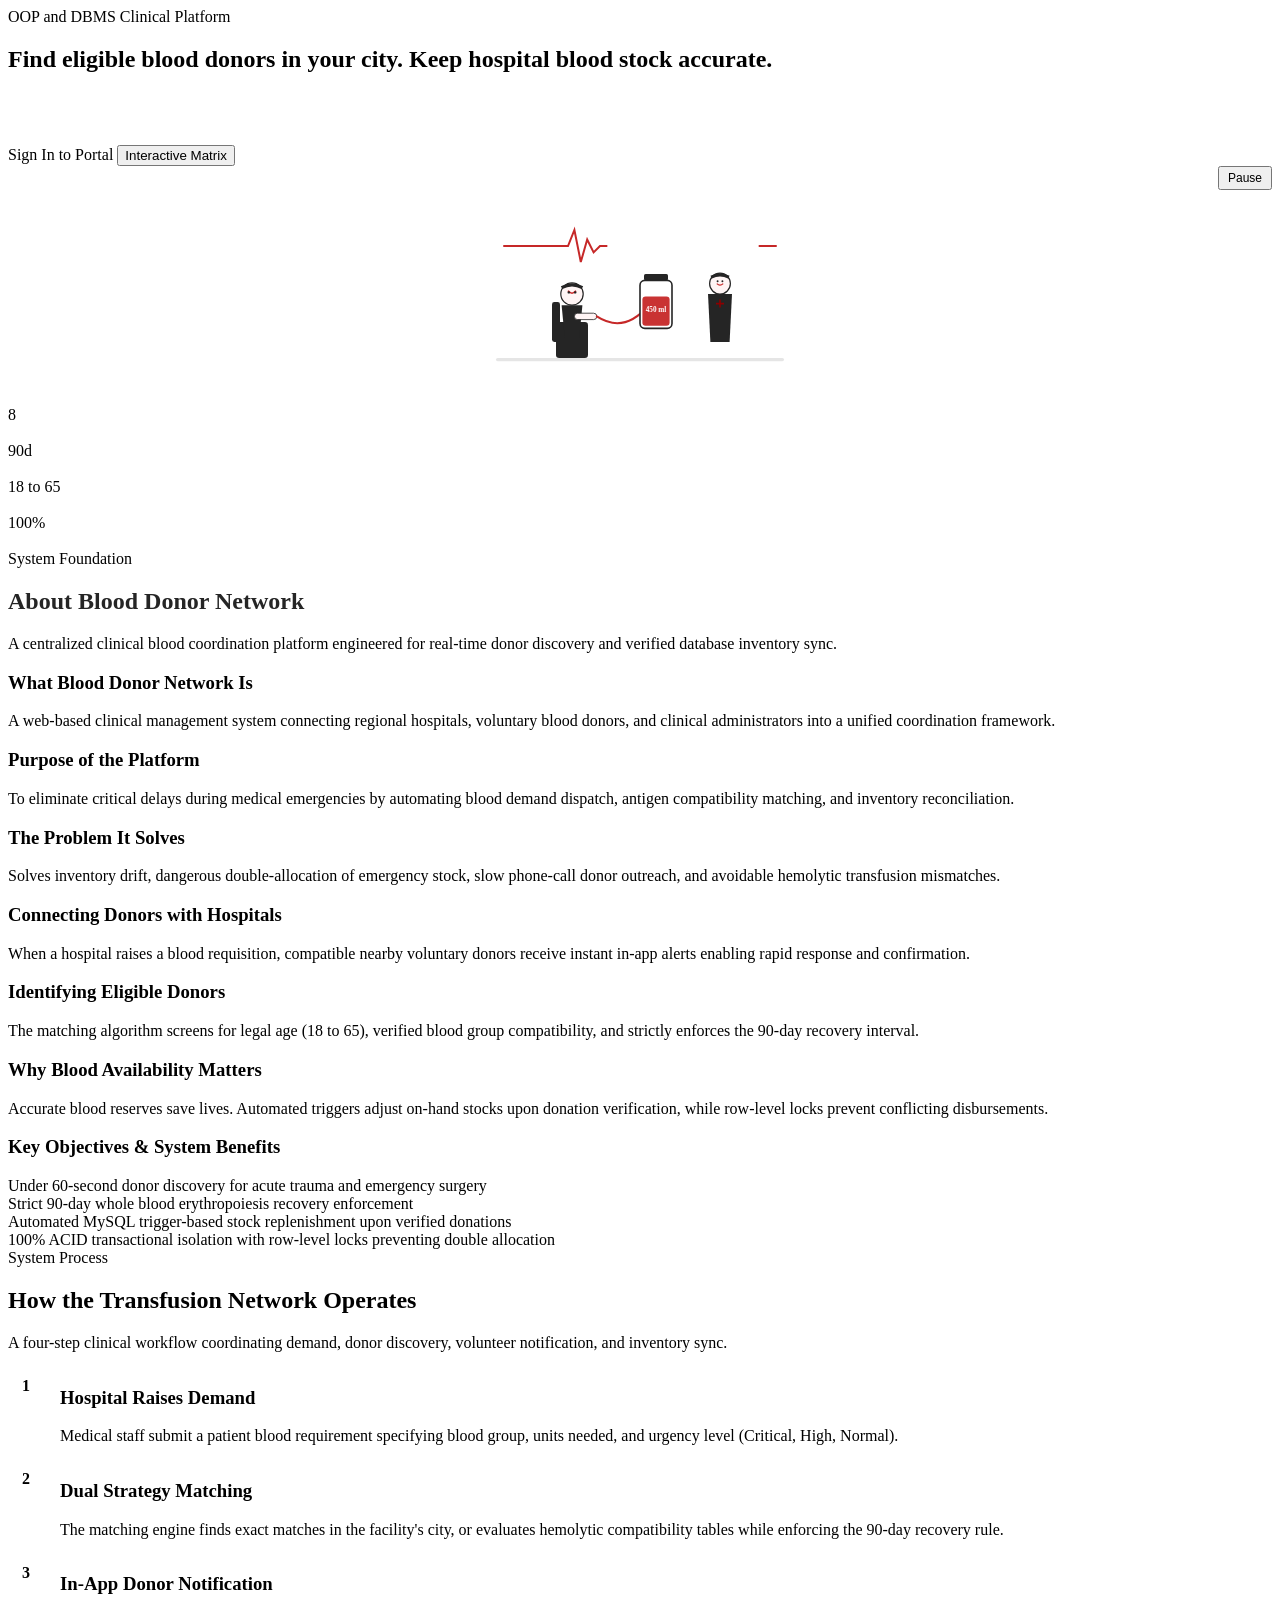
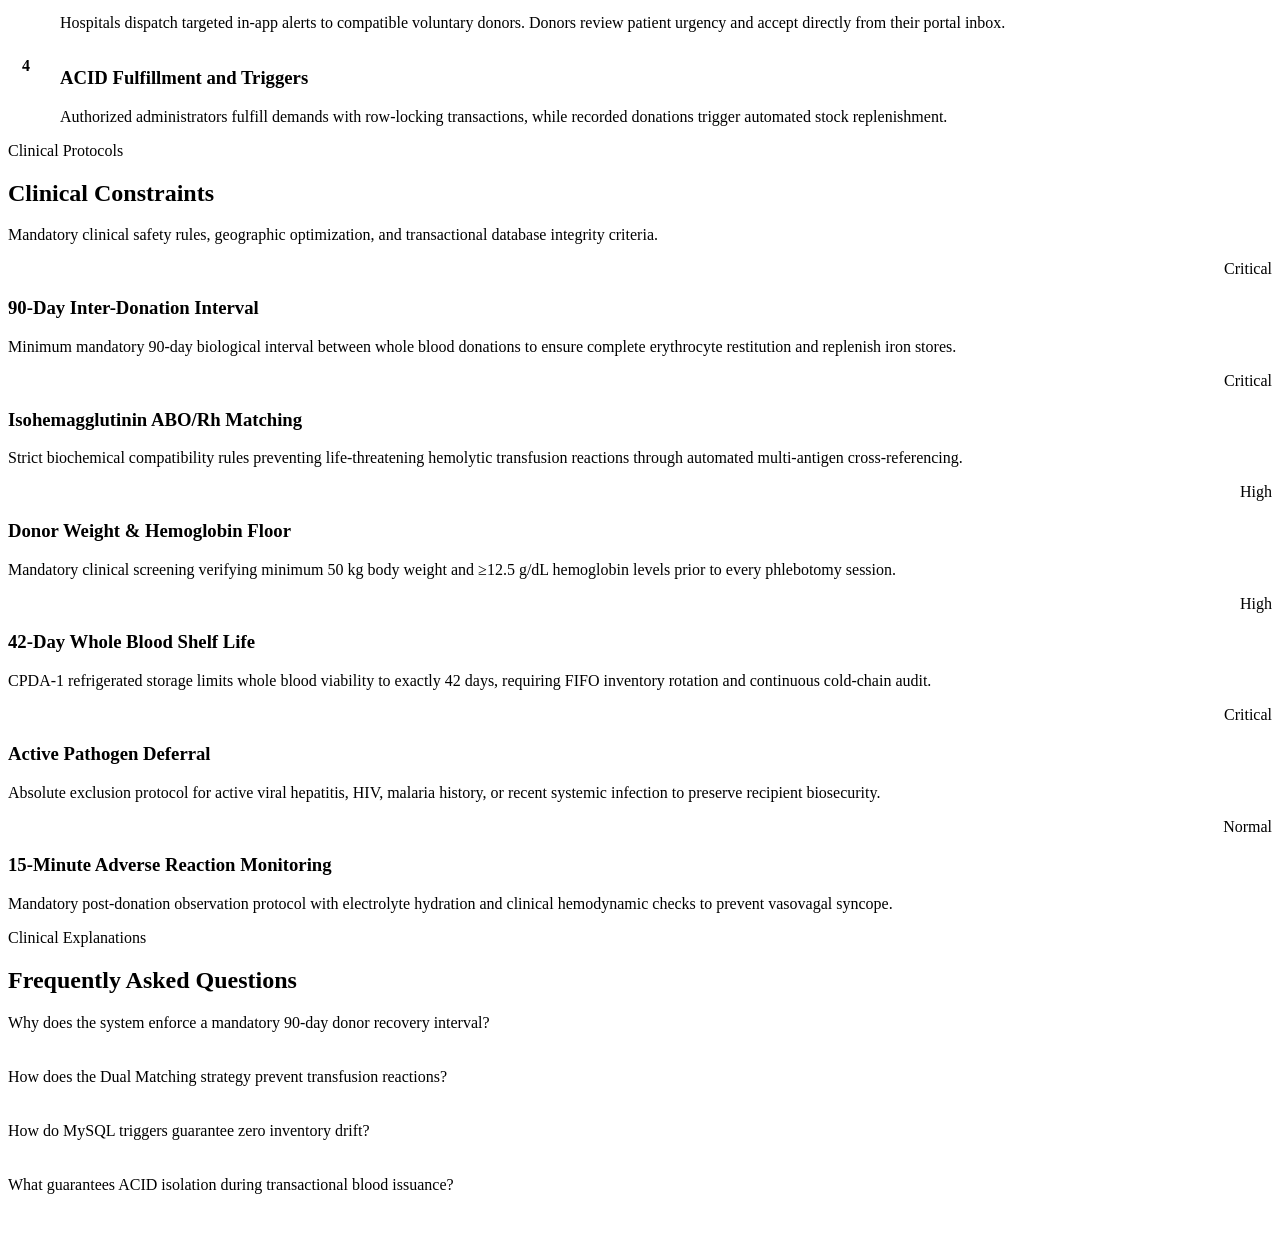
<file: BloodDonorNetwork-Web/src/main/resources/templates/index.html>
<!DOCTYPE html>
<html lang="en" xmlns:th="http://www.thymeleaf.org">
<head th:replace="~{fragments/layout :: head(${pageTitle})}"></head>
<body>

    <!-- Header Navigation -->
    <header th:replace="~{fragments/layout :: navbar}"></header>

    <main>
        <!-- Hero Section with Friendly Illustrated Scene -->
        <section class="hero" id="hero">
            <div class="hero-container">
                <div class="hero-content">
                    <div class="hero-badge">
                        <i data-lucide="shield-check" style="width: 14px; height: 14px;"></i>
                        <span>OOP and DBMS Clinical Platform</span>
                    </div>
                    <h1 class="hero-title">
                        Find eligible blood donors in your city. Keep hospital blood stock <span>accurate</span>.
                    </h1>
                    <p class="hero-desc" style="color: #FFFFFF;">
                        When a hospital raises a blood demand, our matching algorithm identifies nearby eligible voluntary donors who meet clinical compatibility rules. Verified donations immediately update inventory through database triggers without manual drift.
                    </p>
                    <div class="hero-actions">
                        <a th:href="@{/login}" class="btn btn-primary btn-lg">
                            <i data-lucide="log-in" style="width: 16px; height: 16px;"></i>
                            <span>Sign In to Portal</span>
                        </a>
                        <button type="button" class="btn btn-secondary btn-lg" id="openMatrixBtn" onclick="openMatrixModal()">
                            <i data-lucide="git-compare" style="width: 16px; height: 16px;"></i>
                            <span>Interactive Matrix</span>
                        </button>
                    </div>
                </div>

                <!-- Friendly Vector Illustrated Medical Scene -->
                <div class="hero-card" id="sceneContainer">
                    <div style="display: flex; justify-content: space-between; align-items: center; margin-bottom: 0.75rem;">
                        <span style="font-size: 0.8rem; font-weight: 700; color: #FFFFFF; text-transform: uppercase;">
                            Clinical Donation Session
                        </span>
                        <button type="button" id="toggleAnimBtn" class="btn btn-secondary btn-sm" style="font-size: 0.75rem; padding: 0.2rem 0.5rem;" onclick="toggleAnimation()">
                            <i data-lucide="pause" style="width: 12px; height: 12px;" id="animIcon"></i>
                            <span id="animText">Pause</span>
                        </button>
                    </div>

                    <!-- SVG Illustration -->
                    <div style="background: var(--bg-card); border: 1px solid var(--border-color); border-radius: var(--radius); padding: 1.25rem; text-align: center;">
                        <svg viewBox="0 0 400 200" style="width: 100%; height: 160px; max-width: 360px;" role="img" aria-label="Illustration of a relaxed voluntary blood donor seated beside medical staff with a collecting blood bag">
                            <!-- Background clinic room elements -->
                            <rect x="20" y="170" width="360" height="4" fill="#E5E5E5" rx="2"/>
                            
                            <!-- Heartbeat Line across the top -->
                            <path id="ekgPath" d="M 30,30 L 100,30 L 110,30 L 118,10 L 126,50 L 134,22 L 142,38 L 150,30 L 370,30" 
                                  fill="none" stroke="#C62828" stroke-width="2.5" stroke-linecap="round">
                                <animate attributeName="stroke-dasharray" from="0, 400" to="400, 0" dur="3s" repeatCount="indefinite" id="ekgAnim"/>
                            </path>

                            <!-- Seated Smiling Donor -->
                            <g transform="translate(80, 70)">
                                <!-- Chair -->
                                <rect x="15" y="55" width="40" height="45" rx="4" fill="#252525"/>
                                <rect x="10" y="30" width="10" height="50" rx="3" fill="#252525"/>
                                <!-- Donor Body -->
                                <circle cx="35" cy="20" r="14" fill="#FFF5F5" stroke="#252525" stroke-width="1.5"/> <!-- Head -->
                                <path d="M 30,16 Q 35,22 40,16" stroke="#C62828" stroke-width="2" fill="none"/> <!-- Smile -->
                                <circle cx="31" cy="18" r="1.5" fill="#252525"/> <!-- Left Eye -->
                                <circle cx="39" cy="18" r="1.5" fill="#252525"/> <!-- Right Eye -->
                                <path d="M 22,12 Q 35,5 48,12" stroke="#252525" stroke-width="4" fill="none"/> <!-- Hair -->
                                <path d="M 22,34 L 48,34 L 44,75 L 26,75 Z" fill="#252525"/> <!-- Torso -->
                                <rect x="38" y="44" width="28" height="8" rx="4" fill="#FFF5F5" stroke="#252525" stroke-width="1"/> <!-- Resting Arm -->
                            </g>

                            <!-- Tubing from donor to blood bag -->
                            <path d="M 146,118 Q 180,140 210,105" fill="none" stroke="#C62828" stroke-width="2.5" stroke-linecap="round"/>

                            <!-- Blood Bag Filling Gently -->
                            <g transform="translate(200, 65)">
                                <rect x="5" y="0" width="30" height="8" rx="2" fill="#252525"/> <!-- Bag top hanger -->
                                <rect x="0" y="8" width="40" height="60" rx="6" fill="#FFFFFF" stroke="#252525" stroke-width="2"/>
                                <!-- Filling liquid level -->
                                <rect x="3" y="28" width="34" height="37" rx="4" fill="#C62828" opacity="0.95">
                                    <animate attributeName="height" values="32;38;32" dur="4s" repeatCount="indefinite" id="bagAnim"/>
                                </rect>
                                <text x="20" y="48" font-size="9" font-weight="bold" fill="#FFFFFF" text-anchor="middle">450 ml</text>
                            </g>

                            <!-- Nurse Beside Donor -->
                            <g transform="translate(265, 55)">
                                <circle cx="35" cy="22" r="13" fill="#FFF5F5" stroke="#252525" stroke-width="1.5"/> <!-- Nurse Head -->
                                <path d="M 31,22 Q 35,26 39,22" stroke="#C62828" stroke-width="1.5" fill="none"/> <!-- Nurse Smile -->
                                <circle cx="32" cy="19" r="1.2" fill="#252525"/>
                                <circle cx="38" cy="19" r="1.2" fill="#252525"/>
                                <path d="M 24,14 Q 35,8 46,14" stroke="#252525" stroke-width="4" fill="none"/> <!-- Hair -->
                                <!-- Medical Uniform -->
                                <path d="M 20,35 L 50,35 L 47,95 L 23,95 Z" fill="#252525"/>
                                <path d="M 35,42 L 35,52 M 30,47 L 40,47" stroke="#8B0000" stroke-width="2"/> <!-- Cross on tunic -->
                            </g>
                        </svg>
                    </div>

                    <!-- 4 Live Clinical Constraints Facts -->
                    <div class="metrics-grid">
                        <div class="metric-item">
                            <div class="metric-number">8</div>
                            <div class="metric-label" style="color: #FFFFFF;">Blood Groups</div>
                        </div>
                        <div class="metric-item">
                            <div class="metric-number">90d</div>
                            <div class="metric-label" style="color: #FFFFFF;">Recovery Window</div>
                        </div>
                        <div class="metric-item">
                            <div class="metric-number">18 to 65</div>
                            <div class="metric-label" style="color: #FFFFFF;">Eligible Age Range</div>
                        </div>
                        <div class="metric-item">
                            <div class="metric-number">100%</div>
                            <div class="metric-label" style="color: #FFFFFF;">ACID Lock Safety</div>
                        </div>
                    </div>
                </div>
            </div>
        </section>

        <!-- Dedicated About Section (Phase 3) -->
        <section class="section" id="about">
            <div class="section-header">
                <span class="section-tag">System Foundation</span>
                <h2 class="section-title" style="color: #252525;">About Blood Donor Network</h2>
                <p class="section-desc">
                    A centralized clinical blood coordination platform engineered for real-time donor discovery and verified database inventory sync.
                </p>
            </div>

            <div class="about-grid">
                <!-- Card 1: What It Is -->
                <div class="card about-card">
                    <div class="card-icon"><i data-lucide="activity"></i></div>
                    <h3 class="card-title">What Blood Donor Network Is</h3>
                    <p class="card-desc">
                        A web-based clinical management system connecting regional hospitals, voluntary blood donors, and clinical administrators into a unified coordination framework.
                    </p>
                </div>

                <!-- Card 2: Purpose -->
                <div class="card about-card">
                    <div class="card-icon"><i data-lucide="target"></i></div>
                    <h3 class="card-title">Purpose of the Platform</h3>
                    <p class="card-desc">
                        To eliminate critical delays during medical emergencies by automating blood demand dispatch, antigen compatibility matching, and inventory reconciliation.
                    </p>
                </div>

                <!-- Card 3: Problem It Solves -->
                <div class="card about-card">
                    <div class="card-icon"><i data-lucide="shield-alert"></i></div>
                    <h3 class="card-title">The Problem It Solves</h3>
                    <p class="card-desc">
                        Solves inventory drift, dangerous double-allocation of emergency stock, slow phone-call donor outreach, and avoidable hemolytic transfusion mismatches.
                    </p>
                </div>

                <!-- Card 4: Connecting Donors with Hospitals -->
                <div class="card about-card">
                    <div class="card-icon"><i data-lucide="network"></i></div>
                    <h3 class="card-title">Connecting Donors with Hospitals</h3>
                    <p class="card-desc">
                        When a hospital raises a blood requisition, compatible nearby voluntary donors receive instant in-app alerts enabling rapid response and confirmation.
                    </p>
                </div>

                <!-- Card 5: Identifying Eligible Donors -->
                <div class="card about-card">
                    <div class="card-icon"><i data-lucide="user-check"></i></div>
                    <h3 class="card-title">Identifying Eligible Donors</h3>
                    <p class="card-desc">
                        The matching algorithm screens for legal age (18 to 65), verified blood group compatibility, and strictly enforces the 90-day recovery interval.
                    </p>
                </div>

                <!-- Card 6: Accurate Blood Availability -->
                <div class="card about-card">
                    <div class="card-icon"><i data-lucide="database"></i></div>
                    <h3 class="card-title">Why Blood Availability Matters</h3>
                    <p class="card-desc">
                        Accurate blood reserves save lives. Automated triggers adjust on-hand stocks upon donation verification, while row-level locks prevent conflicting disbursements.
                    </p>
                </div>

                <!-- Card 7: Key Objectives & Benefits -->
                <div class="card about-card about-card-wide">
                    <div class="card-icon"><i data-lucide="check-circle-2"></i></div>
                    <h3 class="card-title">Key Objectives & System Benefits</h3>
                    <div class="about-benefits-list">
                        <div class="benefit-item">
                            <i data-lucide="check"></i>
                            <span>Under 60-second donor discovery for acute trauma and emergency surgery</span>
                        </div>
                        <div class="benefit-item">
                            <i data-lucide="check"></i>
                            <span>Strict 90-day whole blood erythropoiesis recovery enforcement</span>
                        </div>
                        <div class="benefit-item">
                            <i data-lucide="check"></i>
                            <span>Automated MySQL trigger-based stock replenishment upon verified donations</span>
                        </div>
                        <div class="benefit-item">
                            <i data-lucide="check"></i>
                            <span>100% ACID transactional isolation with row-level locks preventing double allocation</span>
                        </div>
                    </div>
                </div>
            </div>
        </section>

        <!-- Section 1: How It Works in 4 Steps -->
        <section class="section" id="how-it-works">
            <div class="section-header">
                <span class="section-tag">System Process</span>
                <h2 class="section-title">How the Transfusion Network Operates</h2>
                <p class="section-desc">
                    A four-step clinical workflow coordinating demand, donor discovery, volunteer notification, and inventory sync.
                </p>
            </div>

            <div class="grid-2">
                <div class="card">
                    <div style="display: flex; gap: 1rem; align-items: flex-start;">
                        <div style="width: 36px; height: 36px; background: var(--red); color: var(--white); font-weight: 800; border-radius: var(--radius); display: flex; align-items: center; justify-content: center; flex-shrink: 0;">1</div>
                        <div>
                            <h3 class="card-title">Hospital Raises Demand</h3>
                            <p class="card-desc">Medical staff submit a patient blood requirement specifying blood group, units needed, and urgency level (Critical, High, Normal).</p>
                        </div>
                    </div>
                </div>

                <div class="card">
                    <div style="display: flex; gap: 1rem; align-items: flex-start;">
                        <div style="width: 36px; height: 36px; background: var(--black); color: var(--white); font-weight: 800; border-radius: var(--radius); display: flex; align-items: center; justify-content: center; flex-shrink: 0;">2</div>
                        <div>
                            <h3 class="card-title">Dual Strategy Matching</h3>
                            <p class="card-desc">The matching engine finds exact matches in the facility's city, or evaluates hemolytic compatibility tables while enforcing the 90-day recovery rule.</p>
                        </div>
                    </div>
                </div>

                <div class="card">
                    <div style="display: flex; gap: 1rem; align-items: flex-start;">
                        <div style="width: 36px; height: 36px; background: var(--red); color: var(--white); font-weight: 800; border-radius: var(--radius); display: flex; align-items: center; justify-content: center; flex-shrink: 0;">3</div>
                        <div>
                            <h3 class="card-title">In-App Donor Notification</h3>
                            <p class="card-desc">Hospitals dispatch targeted in-app alerts to compatible voluntary donors. Donors review patient urgency and accept directly from their portal inbox.</p>
                        </div>
                    </div>
                </div>

                <div class="card">
                    <div style="display: flex; gap: 1rem; align-items: flex-start;">
                        <div style="width: 36px; height: 36px; background: var(--black); color: var(--white); font-weight: 800; border-radius: var(--radius); display: flex; align-items: center; justify-content: center; flex-shrink: 0;">4</div>
                        <div>
                            <h3 class="card-title">ACID Fulfillment and Triggers</h3>
                            <p class="card-desc">Authorized administrators fulfill demands with row-locking transactions, while recorded donations trigger automated stock replenishment.</p>
                        </div>
                    </div>
                </div>
            </div>
        </section>

        <!-- Section 2: Clinical Constraints (Phase 5) -->
        <section id="constraints" class="section">
            <span id="features" style="display: block; position: relative; top: -80px; visibility: hidden;"></span>
            <div class="section-header">
                <span class="section-tag">Clinical Protocols</span>
                <h2 class="section-title">Clinical Constraints</h2>
                <p class="section-desc">
                    Mandatory clinical safety rules, geographic optimization, and transactional database integrity criteria.
                </p>
            </div>

            <div class="constraints-grid">
                <!-- Card 1 -->
                <div class="card constraint-card">
                    <div style="display: flex; justify-content: space-between; align-items: flex-start; margin-bottom: 0.75rem;">
                        <div class="card-icon" style="color: var(--red);"><i data-lucide="calendar"></i></div>
                        <span class="badge badge-critical">Critical</span>
                    </div>
                    <h3 class="card-title">90-Day Inter-Donation Interval</h3>
                    <p class="card-desc">Minimum mandatory 90-day biological interval between whole blood donations to ensure complete erythrocyte restitution and replenish iron stores.</p>
                </div>

                <!-- Card 2 -->
                <div class="card constraint-card">
                    <div style="display: flex; justify-content: space-between; align-items: flex-start; margin-bottom: 0.75rem;">
                        <div class="card-icon" style="color: var(--red);"><i data-lucide="dna"></i></div>
                        <span class="badge badge-critical">Critical</span>
                    </div>
                    <h3 class="card-title">Isohemagglutinin ABO/Rh Matching</h3>
                    <p class="card-desc">Strict biochemical compatibility rules preventing life-threatening hemolytic transfusion reactions through automated multi-antigen cross-referencing.</p>
                </div>

                <!-- Card 3 -->
                <div class="card constraint-card">
                    <div style="display: flex; justify-content: space-between; align-items: flex-start; margin-bottom: 0.75rem;">
                        <div class="card-icon" style="color: var(--red);"><i data-lucide="activity"></i></div>
                        <span class="badge badge-high">High</span>
                    </div>
                    <h3 class="card-title">Donor Weight &amp; Hemoglobin Floor</h3>
                    <p class="card-desc">Mandatory clinical screening verifying minimum 50 kg body weight and &ge;12.5 g/dL hemoglobin levels prior to every phlebotomy session.</p>
                </div>

                <!-- Card 4 -->
                <div class="card constraint-card">
                    <div style="display: flex; justify-content: space-between; align-items: flex-start; margin-bottom: 0.75rem;">
                        <div class="card-icon" style="color: var(--red);"><i data-lucide="clock"></i></div>
                        <span class="badge badge-high">High</span>
                    </div>
                    <h3 class="card-title">42-Day Whole Blood Shelf Life</h3>
                    <p class="card-desc">CPDA-1 refrigerated storage limits whole blood viability to exactly 42 days, requiring FIFO inventory rotation and continuous cold-chain audit.</p>
                </div>

                <!-- Card 5 -->
                <div class="card constraint-card">
                    <div style="display: flex; justify-content: space-between; align-items: flex-start; margin-bottom: 0.75rem;">
                        <div class="card-icon" style="color: var(--red);"><i data-lucide="shield-alert"></i></div>
                        <span class="badge badge-critical">Critical</span>
                    </div>
                    <h3 class="card-title">Active Pathogen Deferral</h3>
                    <p class="card-desc">Absolute exclusion protocol for active viral hepatitis, HIV, malaria history, or recent systemic infection to preserve recipient biosecurity.</p>
                </div>

                <!-- Card 6 -->
                <div class="card constraint-card">
                    <div style="display: flex; justify-content: space-between; align-items: flex-start; margin-bottom: 0.75rem;">
                        <div class="card-icon" style="color: var(--red);"><i data-lucide="user-check"></i></div>
                        <span class="badge badge-normal">Normal</span>
                    </div>
                    <h3 class="card-title">15-Minute Adverse Reaction Monitoring</h3>
                    <p class="card-desc">Mandatory post-donation observation protocol with electrolyte hydration and clinical hemodynamic checks to prevent vasovagal syncope.</p>
                </div>
            </div>
        </section>

        <!-- FAQ Section -->
        <section id="faq" class="section">
            <div class="section-header">
                <span class="section-tag">Clinical Explanations</span>
                <h2 class="section-title">Frequently Asked Questions</h2>
            </div>

            <div class="faq-list">
                <div class="faq-item">
                    <div class="faq-header">
                        <span>Why does the system enforce a mandatory 90-day donor recovery interval?</span>
                        <i data-lucide="chevron-down" style="width: 18px; height: 18px;"></i>
                    </div>
                    <div class="faq-body" style="color: #FFFFFF;">
                        Whole blood donation extracts approximately 450 ml of blood, depleting circulating red blood cells and iron reserves. The human body requires 8 to 12 weeks for complete erythropoiesis and iron replenishment. Enforcing a strict 90-day interval protects voluntary donors from post-donation anemia, chronic fatigue, and syncope.
                    </div>
                </div>

                <div class="faq-item">
                    <div class="faq-header">
                        <span>How does the Dual Matching strategy prevent transfusion reactions?</span>
                        <i data-lucide="chevron-down" style="width: 18px; height: 18px;"></i>
                    </div>
                    <div class="faq-body" style="color: #FFFFFF;">
                        The platform offers two algorithmic strategies: Exact Match and Compatible Match. If exact type blood is unavailable, the compatibility matcher identifies donors who lack incompatible antigens. For instance, an A+ patient can safely receive A+, A-, O+, or O- blood, but never B or AB blood, which would trigger acute hemolytic reactions.
                    </div>
                </div>

                <div class="faq-item">
                    <div class="faq-header">
                        <span>How do MySQL triggers guarantee zero inventory drift?</span>
                        <i data-lucide="chevron-down" style="width: 18px; height: 18px;"></i>
                    </div>
                    <div class="faq-body" style="color: #FFFFFF;">
                        Rather than relying entirely on application code, the database enforces an AFTER INSERT ON donation trigger. It automatically updates the donor last donation date and increments blood stock for the receiving facility in the same atomic commit.
                    </div>
                </div>

                <div class="faq-item">
                    <div class="faq-header">
                        <span>What guarantees ACID isolation during transactional blood issuance?</span>
                        <i data-lucide="chevron-down" style="width: 18px; height: 18px;"></i>
                    </div>
                    <div class="faq-body" style="color: #FFFFFF;">
                        When an administrator fulfills a blood request, RequestWorkflowService locks both the request and inventory rows with SELECT FOR UPDATE. It verifies that on-hand stock covers units needed, deducts inventory, transitions status to FULFILLED, and records an audit event in request_event within a single rollback-protected transaction.
                    </div>
                </div>
            </div>
        </section>

        <!-- Interactive Transfusion Compatibility Modal (Hidden by Default, Phase 4) -->
        <div id="matrixModal" class="matrix-modal-overlay" role="dialog" aria-modal="true" aria-labelledby="matrixTitle" style="display: none;" onclick="if(event.target === this) closeMatrixModal();">
            <div class="matrix-modal-container">
                <div class="matrix-modal-header">
                    <div>
                        <span class="section-tag" style="margin-bottom: 0.25rem;">Interactive Clinical Tool</span>
                        <h2 class="matrix-modal-title" id="matrixTitle">Red Blood Cell Transfusion Compatibility</h2>
                    </div>
                    <button type="button" class="matrix-close-btn" onclick="closeMatrixModal()" aria-label="Close interactive matrix">
                        <i data-lucide="x" style="width: 20px; height: 20px;"></i>
                    </button>
                </div>

                <div class="matrix-modal-body">
                    <p style="font-size: 0.9rem; color: var(--text-muted); margin-bottom: 1.25rem; text-align: center;">
                        Select any blood group below to inspect safe donor and recipient interactions governed by clinical antigen rules.
                    </p>

                    <div class="matrix-interactive">
                        <div style="text-align: center;">
                            <span style="font-size: 0.825rem; font-weight: 700; color: var(--black); text-transform: uppercase;">
                                Select Recipient Patient Blood Group:
                            </span>
                            <div class="blood-selector" style="justify-content: center;" id="bloodGroupSelector">
                                <button type="button" class="blood-pill" data-group="O-">O-</button>
                                <button type="button" class="blood-pill" data-group="O+">O+</button>
                                <button type="button" class="blood-pill" data-group="A-">A-</button>
                                <button type="button" class="blood-pill selected" data-group="A+">A+</button>
                                <button type="button" class="blood-pill" data-group="B-">B-</button>
                                <button type="button" class="blood-pill" data-group="B+">B+</button>
                                <button type="button" class="blood-pill" data-group="AB-">AB-</button>
                                <button type="button" class="blood-pill" data-group="AB+">AB+</button>
                            </div>
                        </div>

                        <div class="matrix-result-card" id="compatResultCard">
                            <div class="result-box">
                                <div style="display: flex; align-items: center; gap: 0.5rem; color: var(--black); font-weight: 700;">
                                    <i data-lucide="arrow-down-left" style="color: var(--black); width: 18px; height: 18px;"></i>
                                    <span>Can Safely Receive Red Cells From:</span>
                                </div>
                                <p style="font-size: 0.85rem; color: var(--text-muted); margin-top: 0.25rem;">
                                    Compatible donor groups that will not trigger hemolytic reactions:
                                </p>
                                <div class="compat-chips" id="canReceiveChips">
                                    <span class="bg-badge">A+</span>
                                    <span class="bg-badge">A-</span>
                                    <span class="bg-badge">O+</span>
                                    <span class="bg-badge">O-</span>
                                </div>
                            </div>

                            <div class="result-box">
                                <div style="display: flex; align-items: center; gap: 0.5rem; color: var(--black); font-weight: 700;">
                                    <i data-lucide="arrow-up-right" style="color: var(--red); width: 18px; height: 18px;"></i>
                                    <span>Can Safely Donate Red Cells To:</span>
                                </div>
                                <p style="font-size: 0.85rem; color: var(--text-muted); margin-top: 0.25rem;">
                                    Patient recipient groups that can safely accept this blood:
                                </p>
                                <div class="compat-chips" id="canGiveChips">
                                    <span class="bg-badge">A+</span>
                                    <span class="bg-badge">AB+</span>
                                </div>
                            </div>
                        </div>
                    </div>
                </div>

                <div class="matrix-modal-footer">
                    <button type="button" class="btn btn-secondary" onclick="closeMatrixModal()">
                        <span>Close Matrix</span>
                    </button>
                </div>
            </div>
        </div>
    </main>

    <!-- Footer -->
    <footer th:replace="~{fragments/layout :: footer}"></footer>

    <!-- Scripts -->
    <div th:replace="~{fragments/layout :: scripts}"></div>

    <script>
        let isAnimRunning = true;
        function toggleAnimation() {
            const ekgAnim = document.getElementById('ekgAnim');
            const bagAnim = document.getElementById('bagAnim');
            const btn = document.getElementById('toggleAnimBtn');
            const animText = document.getElementById('animText');
            
            if (isAnimRunning) {
                if (ekgAnim) ekgAnim.pauseElement();
                if (bagAnim) bagAnim.pauseElement();
                animText.textContent = 'Resume';
                isAnimRunning = false;
            } else {
                if (ekgAnim) ekgAnim.unpauseElement();
                if (bagAnim) bagAnim.unpauseElement();
                animText.textContent = 'Pause';
                isAnimRunning = true;
            }
        }

        function openMatrixModal() {
            const modal = document.getElementById('matrixModal');
            if (modal) {
                modal.style.display = 'flex';
                document.body.style.overflow = 'hidden';
                if (typeof lucide !== 'undefined') lucide.createIcons();
                const selected = document.querySelector('.blood-pill.selected');
                if (selected && typeof updateCompatibilityResults === 'function') {
                    updateCompatibilityResults(selected.getAttribute('data-group'));
                }
            }
        }

        function closeMatrixModal() {
            const modal = document.getElementById('matrixModal');
            if (modal) {
                modal.style.display = 'none';
                document.body.style.overflow = '';
            }
        }

        document.addEventListener('keydown', (e) => {
            if (e.key === 'Escape') {
                closeMatrixModal();
            }
        });
    </script>
</body>
</html>
</file>
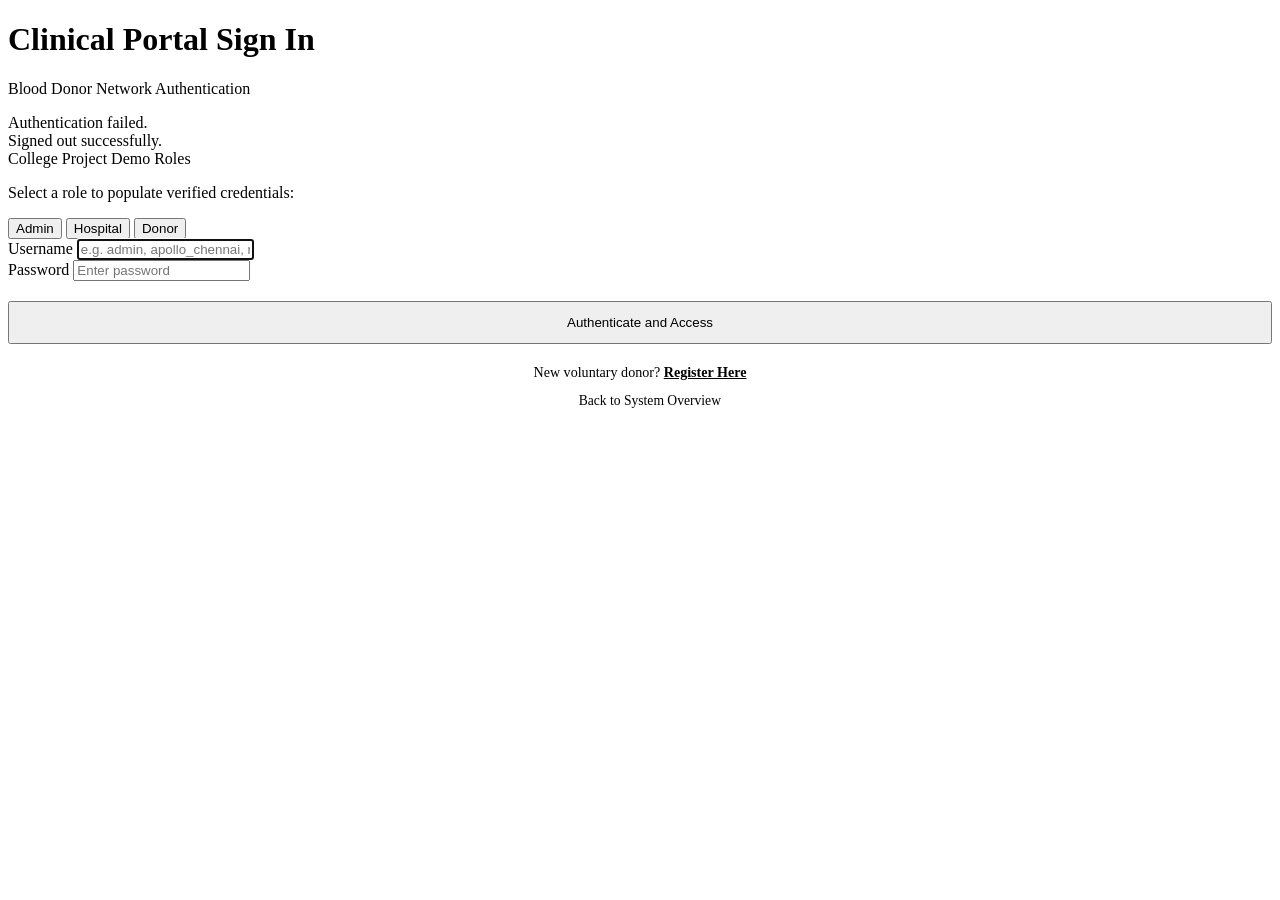
<file: BloodDonorNetwork-Web/src/main/resources/templates/auth/login.html>
<!DOCTYPE html>
<html lang="en" xmlns:th="http://www.thymeleaf.org">
<head th:replace="~{fragments/layout :: head(${pageTitle})}"></head>
<body>

    <!-- Top Navigation Bar -->
    <header th:replace="~{fragments/layout :: navbar}"></header>

    <main class="auth-wrapper">
        <div class="auth-card auth-card-login">
            <!-- Icon and Heading -->
            <div class="auth-header">
                <div class="auth-icon">
                    <i data-lucide="shield" style="width: 24px; height: 24px;"></i>
                </div>
                <h1 class="auth-title">Clinical Portal Sign In</h1>
                <p class="auth-subtitle">Blood Donor Network Authentication</p>
            </div>

            <!-- Error Banner -->
            <div th:if="${errorMessage}" class="alert alert-danger">
                <i data-lucide="alert-circle" style="width: 16px; height: 16px; flex-shrink: 0;"></i>
                <span th:text="${errorMessage}">Authentication failed.</span>
            </div>

            <!-- Logout Success Banner -->
            <div th:if="${logoutMessage}" class="alert alert-success">
                <i data-lucide="check-circle" style="width: 16px; height: 16px; flex-shrink: 0;"></i>
                <span th:text="${logoutMessage}">Signed out successfully.</span>
            </div>

            <!-- 1-Click Demo Quick Fill Buttons (Visible in demo mode) -->
            <div th:if="${demoMode}" class="demo-role-box">
                <div class="demo-role-label">
                    <i data-lucide="zap" style="color: var(--red); width: 14px; height: 14px;"></i>
                    <span>College Project Demo Roles</span>
                </div>
                <p class="demo-role-hint">
                    Select a role to populate verified credentials:
                </p>
                <div class="demo-role-actions">
                    <button type="button" class="demo-btn demo-role-btn" id="demoBtnAdmin" onclick="quickFill('admin', 'admin123', this)">
                        <i data-lucide="shield" style="width: 13px; height: 13px;"></i>
                        <span>Admin</span>
                    </button>
                    <button type="button" class="demo-btn demo-role-btn" id="demoBtnHospital" onclick="quickFill('apollo_chennai', 'hospital123', this)">
                        <i data-lucide="building-2" style="width: 13px; height: 13px;"></i>
                        <span>Hospital</span>
                    </button>
                    <button type="button" class="demo-btn demo-role-btn" id="demoBtnDonor" onclick="quickFill('rahul_sharma', 'donor123', this)">
                        <i data-lucide="user-check" style="width: 13px; height: 13px;"></i>
                        <span>Donor</span>
                    </button>
                </div>
            </div>

            <!-- Login Form with CSRF Token -->
            <form th:action="@{/login}" method="post" id="loginForm">
                <input type="hidden" name="_csrf" th:value="${_csrf}">

                <div class="form-group">
                    <label class="form-label" for="username">Username</label>
                    <input type="text" id="username" name="username" class="form-input" placeholder="e.g. admin, apollo_chennai, rahul_sharma" required autofocus>
                </div>

                <div class="form-group">
                    <label class="form-label" for="password">Password</label>
                    <input type="password" id="password" name="password" class="form-input" placeholder="Enter password" required>
                </div>

                <button type="submit" class="btn btn-primary btn-block" style="margin-top: 1.25rem; width: 100%; padding: 0.75rem;">
                    <i data-lucide="log-in" style="width: 16px; height: 16px;"></i>
                    <span>Authenticate and Access</span>
                </button>
            </form>

            <!-- Voluntary Donor Registration Link -->
            <div style="text-align: center; margin-top: 1.25rem; font-size: 0.88rem; color: var(--text-muted);">
                <span>New voluntary donor? </span>
                <a th:href="@{/register}" style="font-weight: 700; color: var(--red); text-decoration: underline;">Register Here</a>
            </div>

            <!-- Footer Link -->
            <div style="text-align: center; margin-top: 0.75rem; font-size: 0.85rem;">
                <a th:href="@{/}" style="display: inline-flex; align-items: center; gap: 0.35rem; color: var(--text-muted); text-decoration: none;">
                    <i data-lucide="arrow-left" style="width: 14px; height: 14px;"></i>
                    <span>Back to System Overview</span>
                </a>
            </div>
        </div>
    </main>

    <!-- Footer -->
    <footer th:replace="~{fragments/layout :: footer}"></footer>

    <!-- Scripts -->
    <div th:replace="~{fragments/layout :: scripts}"></div>

    <script>
        function quickFill(user, pass, btn) {
            const uInput = document.getElementById('username');
            const pInput = document.getElementById('password');
            if (uInput && pInput) {
                uInput.value = user;
                pInput.value = pass;
                
                // Active state on demo role button
                document.querySelectorAll('.demo-role-btn').forEach(b => b.classList.remove('active'));
                if (btn) btn.classList.add('active');

                uInput.style.backgroundColor = 'var(--red-tint)';
                pInput.style.backgroundColor = 'var(--red-tint)';
                setTimeout(() => {
                    uInput.style.backgroundColor = 'var(--white, #ffffff)';
                    pInput.style.backgroundColor = 'var(--white, #ffffff)';
                }, 400);
            }
        }
    </script>
</body>
</html>
</file>
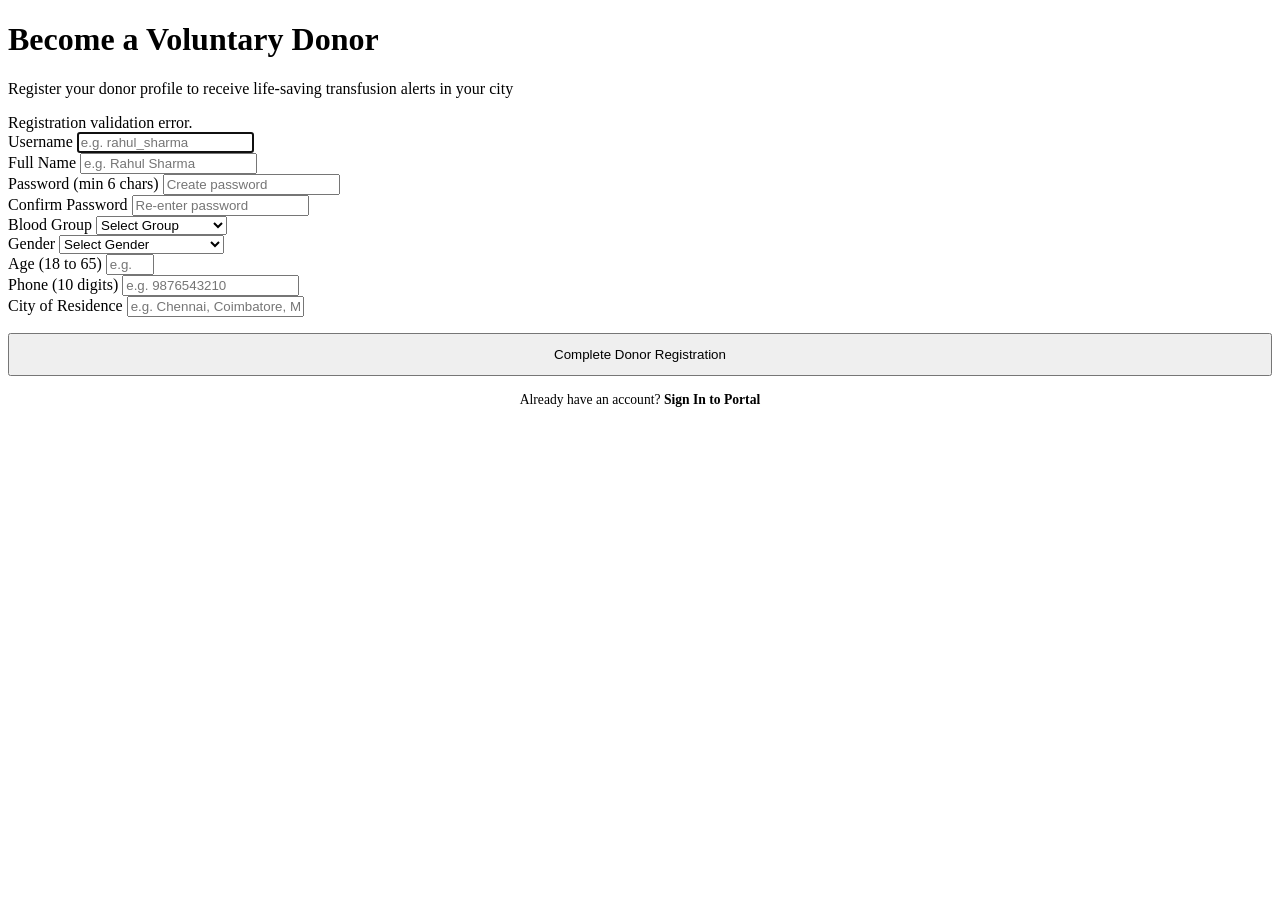
<file: BloodDonorNetwork-Web/src/main/resources/templates/auth/register.html>
<!DOCTYPE html>
<html lang="en" xmlns:th="http://www.thymeleaf.org">
<head th:replace="~{fragments/layout :: head(${pageTitle})}"></head>
<body>

    <!-- Top Navigation Bar -->
    <header th:replace="~{fragments/layout :: navbar}"></header>

    <main class="auth-wrapper">
        <div class="auth-card auth-card-register">
            <!-- Icon and Heading -->
            <div class="auth-header">
                <div class="auth-icon">
                    <i data-lucide="user-plus" style="width: 22px; height: 22px;"></i>
                </div>
                <h1 class="auth-title">Become a Voluntary Donor</h1>
                <p class="auth-subtitle">Register your donor profile to receive life-saving transfusion alerts in your city</p>
            </div>

            <!-- Error Banner -->
            <div th:if="${errorMessage}" class="alert alert-danger">
                <i data-lucide="alert-circle" style="width: 16px; height: 16px; flex-shrink: 0;"></i>
                <span th:text="${errorMessage}">Registration validation error.</span>
            </div>

            <!-- Registration Form with CSRF Token -->
            <form th:action="@{/register}" method="post" id="registerForm" class="register-grid-form">
                <input type="hidden" name="_csrf" th:value="${_csrf}">

                <div class="form-row-2col">
                    <!-- Username -->
                    <div class="form-group">
                        <label class="form-label" for="username">Username</label>
                        <input type="text" id="username" name="username" class="form-input" th:value="${username}" placeholder="e.g. rahul_sharma" required autofocus>
                    </div>

                    <!-- Full Name -->
                    <div class="form-group">
                        <label class="form-label" for="name">Full Name</label>
                        <input type="text" id="name" name="name" class="form-input" th:value="${name}" placeholder="e.g. Rahul Sharma" required>
                    </div>
                </div>

                <div class="form-row-2col">
                    <!-- Password -->
                    <div class="form-group">
                        <label class="form-label" for="password">Password (min 6 chars)</label>
                        <input type="password" id="password" name="password" class="form-input" placeholder="Create password" required>
                    </div>

                    <!-- Confirm Password -->
                    <div class="form-group">
                        <label class="form-label" for="confirmPassword">Confirm Password</label>
                        <input type="password" id="confirmPassword" name="confirmPassword" class="form-input" placeholder="Re-enter password" required>
                    </div>
                </div>

                <div class="form-row-2col">
                    <!-- Blood Group -->
                    <div class="form-group">
                        <label class="form-label" for="bloodGroup">Blood Group</label>
                        <select id="bloodGroup" name="bloodGroup" class="form-select" required>
                            <option value="">Select Group</option>
                            <option value="A+" th:selected="${bloodGroup == 'A+'}">A+ (A Positive)</option>
                            <option value="A-" th:selected="${bloodGroup == 'A-'}">A- (A Negative)</option>
                            <option value="B+" th:selected="${bloodGroup == 'B+'}">B+ (B Positive)</option>
                            <option value="B-" th:selected="${bloodGroup == 'B-'}">B- (B Negative)</option>
                            <option value="AB+" th:selected="${bloodGroup == 'AB+'}">AB+ (AB Positive)</option>
                            <option value="AB-" th:selected="${bloodGroup == 'AB-'}">AB- (AB Negative)</option>
                            <option value="O+" th:selected="${bloodGroup == 'O+'}">O+ (O Positive)</option>
                            <option value="O-" th:selected="${bloodGroup == 'O-'}">O- (O Negative)</option>
                        </select>
                    </div>

                    <!-- Gender -->
                    <div class="form-group">
                        <label class="form-label" for="gender">Gender</label>
                        <select id="gender" name="gender" class="form-select" required>
                            <option value="">Select Gender</option>
                            <option value="M" th:selected="${gender == 'M'}">Male</option>
                            <option value="F" th:selected="${gender == 'F'}">Female</option>
                            <option value="O" th:selected="${gender == 'O'}">Other / Prefer not to say</option>
                        </select>
                    </div>
                </div>

                <div class="form-row-2col">
                    <!-- Age -->
                    <div class="form-group">
                        <label class="form-label" for="age">Age (18 to 65)</label>
                        <input type="number" id="age" name="age" class="form-input" min="18" max="65" th:value="${age}" placeholder="e.g. 25" required>
                    </div>

                    <!-- Contact Phone -->
                    <div class="form-group">
                        <label class="form-label" for="phone">Phone (10 digits)</label>
                        <input type="tel" id="phone" name="phone" class="form-input" maxlength="10" th:value="${phone}" placeholder="e.g. 9876543210" required>
                    </div>
                </div>

                <!-- City Location (Full Width) -->
                <div class="form-group" style="margin-bottom: 1rem;">
                    <label class="form-label" for="city">City of Residence</label>
                    <input type="text" id="city" name="city" class="form-input" th:value="${city}" placeholder="e.g. Chennai, Coimbatore, Madurai" required>
                </div>

                <button type="submit" class="btn btn-primary btn-block" style="width: 100%; padding: 0.75rem;">
                    <i data-lucide="check" style="width: 16px; height: 16px;"></i>
                    <span>Complete Donor Registration</span>
                </button>
            </form>

            <!-- Footer Navigation Link -->
            <div style="text-align: center; margin-top: 1rem; font-size: 0.85rem; color: var(--text-muted);">
                <span>Already have an account? </span>
                <a th:href="@{/login}" style="font-weight: 700; color: var(--red);">Sign In to Portal</a>
            </div>
        </div>
    </main>

    <!-- Footer -->
    <footer th:replace="~{fragments/layout :: footer}"></footer>

    <!-- Scripts -->
    <div th:replace="~{fragments/layout :: scripts}"></div>

</body>
</html>
</file>
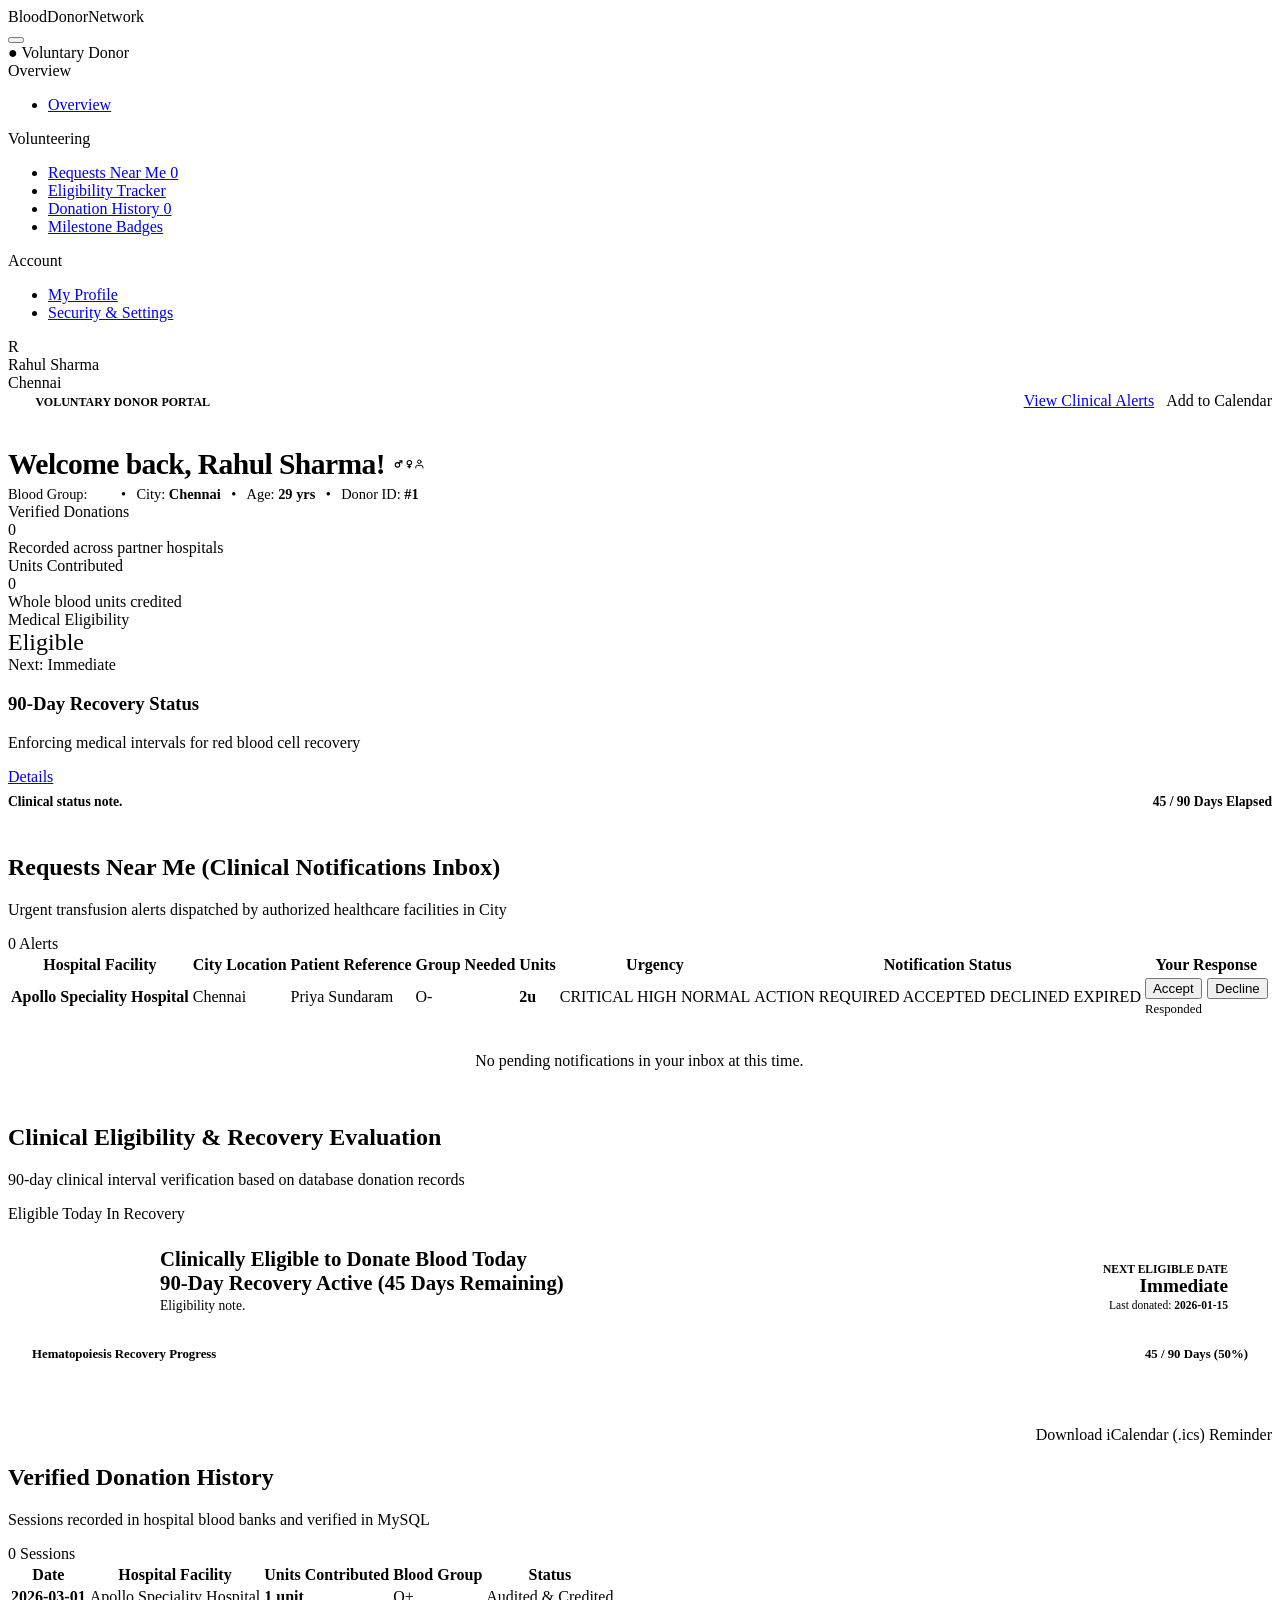
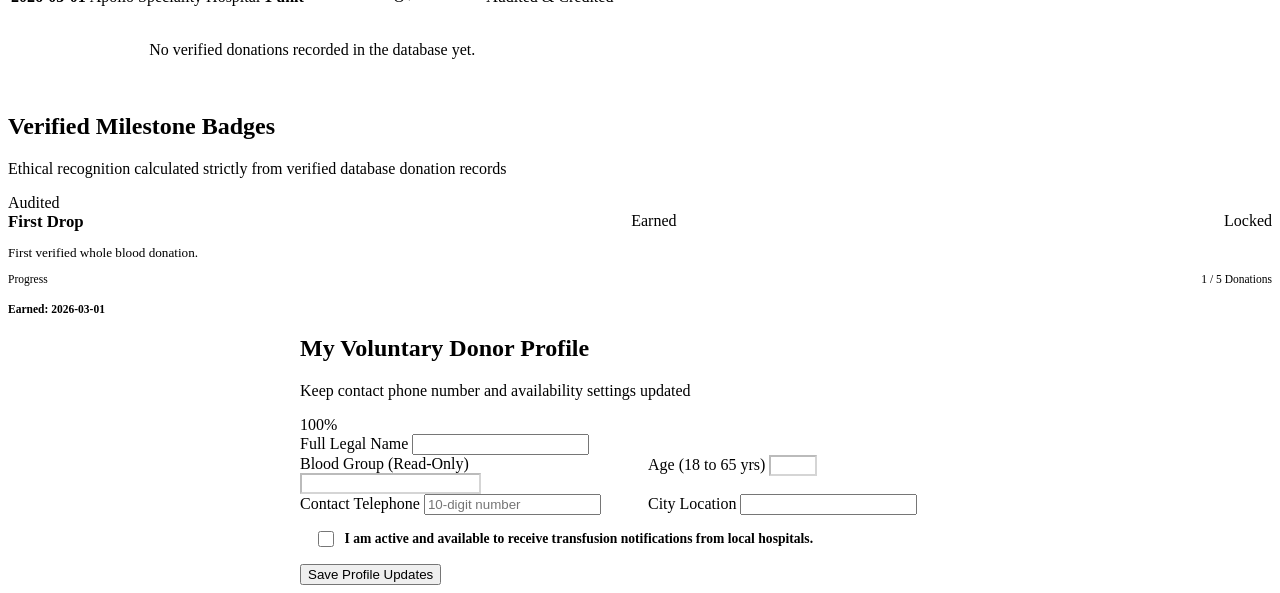
<file: BloodDonorNetwork-Web/src/main/resources/templates/donor/dashboard.html>
<!DOCTYPE html>
<html lang="en" xmlns:th="http://www.thymeleaf.org">
<head th:replace="~{fragments/layout :: head(${pageTitle})}"></head>
<body>

    <div class="dash-app">
        <!-- Mobile Sidebar Backdrop Overlay -->
        <div class="sidebar-backdrop" id="sidebarBackdrop"></div>

        <!-- Master Unified Sidebar -->
        <aside class="dash-sidebar" id="dashSidebar">
            <!-- Sidebar Header -->
            <div class="sidebar-header">
                <a th:href="@{/}" class="sidebar-brand">
                    <div class="brand-icon">
                        <i data-lucide="droplet"></i>
                    </div>
                    <div class="brand-text">BloodDonor<span>Network</span></div>
                </a>
                <button type="button" class="sidebar-close-btn" id="sidebarCloseBtn" aria-label="Close sidebar">
                    <i data-lucide="x"></i>
                </button>
            </div>

            <!-- Role Indicator Badge -->
            <div class="sidebar-role-badge">
                <span class="role-indicator">●</span>
                <span class="role-title">Voluntary Donor</span>
            </div>

            <!-- Grouped Navigation Menu -->
            <nav class="sidebar-nav" id="sidebarNav" aria-label="Donor Navigation">
                <!-- Group 1: Overview -->
                <div class="nav-group">
                    <div class="nav-group-title">Overview</div>
                    <ul class="nav-group-list">
                        <li>
                            <a href="#overview" class="nav-item active" data-target="panel-overview" aria-current="page">
                                <i data-lucide="layout-dashboard"></i>
                                <span>Overview</span>
                            </a>
                        </li>
                    </ul>
                </div>

                <!-- Group 2: Volunteering -->
                <div class="nav-group">
                    <div class="nav-group-title">Volunteering</div>
                    <ul class="nav-group-list">
                        <li>
                            <a href="#inbox" class="nav-item" data-target="panel-inbox">
                                <i data-lucide="bell"></i>
                                <span>Requests Near Me</span>
                                <span class="nav-badge" th:classappend="${unreadAlertsCount > 0} ? 'danger' : ''" th:text="${unreadAlertsCount}">0</span>
                            </a>
                        </li>
                        <li>
                            <a href="#eligibility" class="nav-item" data-target="panel-eligibility">
                                <i data-lucide="heart-pulse"></i>
                                <span>Eligibility Tracker</span>
                            </a>
                        </li>
                        <li>
                            <a href="#history" class="nav-item" data-target="panel-history">
                                <i data-lucide="history"></i>
                                <span>Donation History</span>
                                <span class="nav-badge" th:text="${totalDonations}">0</span>
                            </a>
                        </li>
                        <li>
                            <a href="#milestones" class="nav-item" data-target="panel-milestones">
                                <i data-lucide="award"></i>
                                <span>Milestone Badges</span>
                            </a>
                        </li>
                    </ul>
                </div>

                <!-- Group 3: Account -->
                <div class="nav-group">
                    <div class="nav-group-title">Account</div>
                    <ul class="nav-group-list">
                        <li>
                            <a href="#profile" class="nav-item" data-target="panel-profile">
                                <i data-lucide="user"></i>
                                <span>My Profile</span>
                            </a>
                        </li>
                        <li>
                            <a href="#settings" class="nav-item" data-target="panel-settings">
                                <i data-lucide="settings"></i>
                                <span>Security & Settings</span>
                            </a>
                        </li>
                    </ul>
                </div>
            </nav>

            <!-- Sidebar Footer -->
            <div class="sidebar-footer">
                <div class="user-mini-card">
                    <div class="user-avatar" th:text="${#strings.substring(donorName, 0, 1).toUpperCase()}">R</div>
                    <div class="user-info">
                        <div class="user-name" th:text="${donorName}">Rahul Sharma</div>
                        <div class="user-role" th:text="${city}">Chennai</div>
                    </div>
                    <a th:href="@{/logout}" class="sidebar-logout-btn" title="Sign Out">
                        <i data-lucide="log-out"></i>
                    </a>
                </div>
            </div>
        </aside>

        <!-- Main Workspace Area -->
        <div class="dash-main-wrap">
            <!-- Unified Topbar -->
            <header th:replace="~{fragments/dashboard-layout :: dashTopbar('Voluntary Donor Portal', ${username}, ${role}, ${roleDisplayName}, ${unreadAlertsCount})}"></header>

            <!-- Scrollable Content Area -->
            <main class="dash-content-area" id="dashContentArea">
                <!-- Status Alerts -->
                <div th:replace="~{fragments/dashboard-layout :: dashAlerts}"></div>

                <!-- ==============================================================
                     PANEL 1: DONOR OVERVIEW
                     ============================================================== -->
                <div class="dash-panel active" id="panel-overview">
                    <!-- Welcome Hero Card -->
                    <div class="card" style="background: var(--bg-card); color: var(--text-main); border: 1px solid var(--border-color);">
                        <div style="display: flex; justify-content: space-between; align-items: flex-start; flex-wrap: wrap; gap: 1rem;">
                            <div>
                                <div style="display: inline-flex; align-items: center; gap: 0.35rem; padding: 0.2rem 0.55rem; background: var(--white); border: 1px solid var(--border-color); border-radius: var(--radius-sm); font-size: 0.75rem; font-weight: 700; text-transform: uppercase; margin-bottom: 0.6rem;">
                                    <i data-lucide="heart" style="width: 13px; height: 13px; color: var(--primary-red);"></i>
                                    <span style="color: var(--primary-red);">Voluntary Donor Portal</span>
                                </div>
                                <h2 style="font-size: 1.85rem; font-weight: 800; letter-spacing: -0.02em; margin-bottom: 0.35rem; color: var(--text-main); display: flex; align-items: center; flex-wrap: wrap; gap: 0.5rem;">
                                    <span>Welcome back, <span th:text="${donorName}">Rahul Sharma</span>!</span>
                                    <span class="gender-badge" th:title="'Gender: ' + (${gender != null and !gender.isEmpty()} ? ${gender} : 'Unspecified')" style="display: inline-flex; align-items: center; justify-content: center; width: 32px; height: 32px; border-radius: var(--radius-sm); background: var(--white); border: 1px solid var(--border-color);">
                                        <!-- Male (M, m, male, Male, MALE) -->
                                        <svg th:if="${gender != null and (gender.trim().equalsIgnoreCase('M') or gender.trim().equalsIgnoreCase('Male'))}"
                                             style="width: 18px; height: 18px; color: var(--text-main);" viewBox="0 0 24 24" fill="none" stroke="currentColor" stroke-width="2.5" stroke-linecap="round" stroke-linejoin="round" aria-label="Male Donor" role="img">
                                            <circle cx="10" cy="14" r="5"></circle><polyline points="15 5 20 5 20 10"></polyline><line x1="13.6" y1="10.4" x2="20" y2="5"></line>
                                        </svg>
                                        <!-- Female (F, f, female, Female, FEMALE) -->
                                        <svg th:if="${gender != null and (gender.trim().equalsIgnoreCase('F') or gender.trim().equalsIgnoreCase('Female'))}"
                                             style="width: 18px; height: 18px; color: var(--btn-red);" viewBox="0 0 24 24" fill="none" stroke="currentColor" stroke-width="2.5" stroke-linecap="round" stroke-linejoin="round" aria-label="Female Donor" role="img">
                                            <circle cx="12" cy="9" r="5"></circle><line x1="12" y1="14" x2="12" y2="21"></line><line x1="9" y1="18" x2="15" y2="18"></line>
                                        </svg>
                                        <!-- Other / Unspecified / Missing -->
                                        <svg th:if="${gender == null or (!gender.trim().equalsIgnoreCase('M') and !gender.trim().equalsIgnoreCase('Male') and !gender.trim().equalsIgnoreCase('F') and !gender.trim().equalsIgnoreCase('Female'))}"
                                             style="width: 18px; height: 18px; color: var(--text-secondary);" viewBox="0 0 24 24" fill="none" stroke="currentColor" stroke-width="2.2" stroke-linecap="round" stroke-linejoin="round" aria-label="Volunteer Donor" role="img">
                                            <path d="M20 21v-2a4 4 0 0 0-4-4H8a4 4 0 0 0-4 4v2"></path><circle cx="12" cy="7" r="4"></circle>
                                        </svg>
                                    </span>
                                </h2>
                                <p style="color: var(--text-secondary); font-size: 0.9rem; display: flex; align-items: center; gap: 0.65rem; flex-wrap: wrap; margin: 0;">
                                    <span>Blood Group: <strong class="bg-badge" style="color: #fff; background: var(--btn-red); border: none;" th:text="${bloodGroup}">O+</strong></span>
                                    <span>&bull;</span>
                                    <span>City: <strong th:text="${city}">Chennai</strong></span>
                                    <span>&bull;</span>
                                    <span>Age: <strong th:text="${age} + ' yrs'">29 yrs</strong></span>
                                    <span>&bull;</span>
                                    <span>Donor ID: <strong th:text="'#' + ${donorId}">#1</strong></span>
                                </p>
                            </div>

                            <div style="display: flex; gap: 0.75rem; align-items: center;">
                                <a href="#inbox" class="btn btn-primary" onclick="switchPanel('panel-inbox', document.querySelector('[data-target=\'panel-inbox\']'))">
                                    <i data-lucide="bell"></i>
                                    <span>View Clinical Alerts</span>
                                </a>
                                <a th:if="${!isEligible and daysRemaining > 0}" th:href="@{/donor/reminder.ics}" class="btn btn-secondary btn-sm" title="Download iCalendar reminder">
                                    <i data-lucide="calendar-plus"></i>
                                    <span>Add to Calendar</span>
                                </a>
                            </div>
                        </div>
                    </div>

                    <!-- 3 KPI Metric Cards -->
                    <div class="stat-grid">
                        <div class="stat-card">
                            <div class="stat-top">
                                <span class="stat-label">Verified Donations</span>
                                <div class="stat-icon green"><i data-lucide="check-circle"></i></div>
                            </div>
                            <div class="stat-value" style="color: var(--success);" th:text="${totalDonations}">0</div>
                            <div class="stat-hint" style="color: var(--success);">Recorded across partner hospitals</div>
                        </div>

                        <div class="stat-card">
                            <div class="stat-top">
                                <span class="stat-label">Units Contributed</span>
                                <div class="stat-icon red"><i data-lucide="droplet"></i></div>
                            </div>
                            <div class="stat-value" style="color: var(--primary);" th:text="${totalUnits}">0</div>
                            <div class="stat-hint" style="color: var(--slate-muted);">Whole blood units credited</div>
                        </div>

                        <div class="stat-card">
                            <div class="stat-top">
                                <span class="stat-label">Medical Eligibility</span>
                                <div class="stat-icon" th:classappend="${isEligible} ? 'green' : 'amber'">
                                    <i th:if="${isEligible}" data-lucide="heart-pulse"></i>
                                    <i th:unless="${isEligible}" data-lucide="clock"></i>
                                </div>
                            </div>
                            <div class="stat-value" style="font-size: 1.5rem;" th:styleappend="${isEligible} ? 'color: var(--success);' : 'color: var(--warning);'" th:text="${isEligible ? 'Eligible' : daysRemaining + 'd Recovery'}">Eligible</div>
                            <div class="stat-hint" th:text="${isEligible ? 'Ready to donate today' : 'Next: ' + nextEligibleDate}">Next: Immediate</div>
                        </div>
                    </div>

                    <!-- Quick Eligibility Preview Card -->
                    <div class="card">
                        <div class="card-header">
                            <div>
                                <h3 class="card-title">90-Day Recovery Status</h3>
                                <p class="card-subtitle">Enforcing medical intervals for red blood cell recovery</p>
                            </div>
                            <a href="#eligibility" class="btn btn-secondary btn-sm" onclick="switchPanel('panel-eligibility', document.querySelector('[data-target=\'panel-eligibility\']'))">
                                <span>Details</span>
                                <i data-lucide="arrow-right"></i>
                            </a>
                        </div>

                        <div style="padding: 0.5rem 0;">
                            <div style="display: flex; justify-content: space-between; font-size: 0.85rem; font-weight: 600; margin-bottom: 0.4rem;">
                                <span th:text="${eligibilityReason}">Clinical status note.</span>
                                <span><strong th:text="${daysPassed}">45</strong> / 90 Days Elapsed</span>
                            </div>
                            <div style="width: 100%; height: 10px; background: var(--slate-light); border-radius: var(--radius-sm); overflow: hidden; border: 1px solid var(--border-color);">
                                <div th:style="'width: ' + ${recoveryPercent} + '%; height: 100%; background: ' + (${isEligible} ? 'var(--primary-red)' : 'var(--btn-red)') + '; transition: width 0.5s ease;'"></div>
                            </div>
                        </div>
                    </div>
                </div>

                <!-- ==============================================================
                     PANEL 2: CLINICAL ALERTS INBOX
                     ============================================================== -->
                <div class="dash-panel" id="panel-inbox">
                    <div class="card">
                        <div class="card-header">
                            <div>
                                <h2 class="card-title">Requests Near Me (Clinical Notifications Inbox)</h2>
                                <p class="card-subtitle">Urgent transfusion alerts dispatched by authorized healthcare facilities in <span th:text="${city}">City</span></p>
                            </div>
                            <span class="badge badge-normal" th:text="${#lists.size(notifications)} + ' Total Alerts'">0 Alerts</span>
                        </div>

                        <div class="table-responsive">
                            <table class="data-table">
                                <thead>
                                    <tr>
                                        <th>Hospital Facility</th>
                                        <th>City Location</th>
                                        <th>Patient Reference</th>
                                        <th>Group Needed</th>
                                        <th>Units</th>
                                        <th>Urgency</th>
                                        <th>Notification Status</th>
                                        <th>Your Response</th>
                                    </tr>
                                </thead>
                                <tbody>
                                    <tr th:each="n : ${notifications}">
                                        <td style="font-weight: 700; color: var(--navy-dark);" th:text="${n.hospitalName}">Apollo Speciality Hospital</td>
                                        <td th:text="${n.hospitalCity}">Chennai</td>
                                        <td th:text="${n.patientName}">Priya Sundaram</td>
                                        <td><span class="bg-badge" th:text="${n.bloodGroup}">O-</span></td>
                                        <td style="font-weight: 700;" th:text="${n.unitsNeeded} + 'u'">2u</td>
                                        <td>
                                            <span th:if="${n.urgency == 'CRITICAL'}" class="badge badge-critical">CRITICAL</span>
                                            <span th:if="${n.urgency == 'HIGH'}" class="badge badge-high">HIGH</span>
                                            <span th:if="${n.urgency == 'NORMAL'}" class="badge badge-normal">NORMAL</span>
                                        </td>
                                        <td>
                                            <span th:if="${n.status == 'SENT'}" class="badge badge-pending">ACTION REQUIRED</span>
                                            <span th:if="${n.status == 'ACCEPTED'}" class="badge badge-fulfilled">ACCEPTED</span>
                                            <span th:if="${n.status == 'DECLINED'}" class="badge badge-cancelled">DECLINED</span>
                                            <span th:if="${n.status == 'EXPIRED'}" class="badge badge-cancelled">EXPIRED</span>
                                        </td>
                                        <td>
                                            <div th:if="${n.status == 'SENT'}" style="display: flex; gap: 0.35rem;">
                                                <form th:action="@{/donor/notification/respond}" method="post" style="display: inline;">
                                                    <input type="hidden" name="_csrf" th:value="${_csrf}">
                                                    <input type="hidden" name="notificationId" th:value="${n.notificationId}">
                                                    <input type="hidden" name="status" value="ACCEPTED">
                                                    <button type="submit" class="btn btn-primary btn-sm">Accept</button>
                                                </form>
                                                <form th:action="@{/donor/notification/respond}" method="post" style="display: inline;">
                                                    <input type="hidden" name="_csrf" th:value="${_csrf}">
                                                    <input type="hidden" name="notificationId" th:value="${n.notificationId}">
                                                    <input type="hidden" name="status" value="DECLINED">
                                                    <button type="submit" class="btn btn-secondary btn-sm">Decline</button>
                                                </form>
                                            </div>
                                            <span th:unless="${n.status == 'SENT'}" style="font-size: 0.8rem; color: var(--slate-muted);">
                                                Responded
                                            </span>
                                        </td>
                                    </tr>
                                    <tr th:if="${#lists.isEmpty(notifications)}">
                                        <td colspan="8" style="text-align: center; color: var(--slate-muted); padding: 2rem;">
                                            No pending notifications in your inbox at this time.
                                        </td>
                                    </tr>
                                </tbody>
                            </table>
                        </div>
                    </div>
                </div>

                <!-- ==============================================================
                     PANEL 3: ELIGIBILITY & RECOVERY
                     ============================================================== -->
                <div class="dash-panel" id="panel-eligibility">
                    <div class="card">
                        <div class="card-header">
                            <div>
                                <h2 class="card-title">Clinical Eligibility & Recovery Evaluation</h2>
                                <p class="card-subtitle">90-day clinical interval verification based on database donation records</p>
                            </div>
                            <span th:if="${isEligible}" class="badge badge-eligible">Eligible Today</span>
                            <span th:unless="${isEligible}" class="badge badge-recovery">In Recovery</span>
                        </div>

                        <div style="background: var(--slate-light); border: 1px solid var(--border-color); border-radius: var(--radius-md); padding: 1.5rem; margin-bottom: 1.5rem;">
                            <div style="display: flex; align-items: center; justify-content: space-between; flex-wrap: wrap; gap: 1rem;">
                                <div style="display: flex; align-items: center; gap: 1rem;">
                                    <div th:if="${isEligible}" style="width: 48px; height: 48px; border-radius: var(--radius-sm); background: var(--success-bg); color: var(--success); display: flex; align-items: center; justify-content: center; flex-shrink: 0;">
                                        <i data-lucide="check-circle" style="width: 26px; height: 26px;"></i>
                                    </div>
                                    <div th:unless="${isEligible}" style="width: 48px; height: 48px; border-radius: var(--radius-sm); background: var(--warning-bg); color: var(--warning); display: flex; align-items: center; justify-content: center; flex-shrink: 0;">
                                        <i data-lucide="clock" style="width: 26px; height: 26px;"></i>
                                    </div>
                                    <div>
                                        <h3 th:if="${isEligible}" style="font-size: 1.3rem; font-weight: 800; color: var(--success); margin: 0;">
                                            Clinically Eligible to Donate Blood Today
                                        </h3>
                                        <h3 th:unless="${isEligible}" style="font-size: 1.3rem; font-weight: 800; color: var(--warning); margin: 0;">
                                            90-Day Recovery Active (<span th:text="${daysRemaining}">45</span> Days Remaining)
                                        </h3>
                                        <p style="font-size: 0.85rem; color: var(--slate-body); margin-top: 0.2rem;" th:text="${eligibilityReason}">
                                            Eligibility note.
                                        </p>
                                    </div>
                                </div>

                                <div style="text-align: right; background: #ffffff; padding: 0.75rem 1.25rem; border-radius: var(--radius-sm); border: 1px solid var(--border-color);">
                                    <div style="font-size: 0.72rem; font-weight: 700; color: var(--slate-muted); text-transform: uppercase;">Next Eligible Date</div>
                                    <div style="font-size: 1.2rem; font-weight: 800; color: var(--navy-dark);" th:text="${nextEligibleDate}">Immediate</div>
                                    <div style="font-size: 0.72rem; color: var(--slate-muted); margin-top: 0.15rem;">Last donated: <strong th:text="${lastDonationDate}">2026-01-15</strong></div>
                                </div>
                            </div>

                            <!-- Progress Bar -->
                            <div th:if="${!isEligible and daysRemaining > 0}" style="margin-top: 1.25rem;">
                                <div style="display: flex; justify-content: space-between; font-size: 0.8rem; font-weight: 600; color: var(--slate-muted); margin-bottom: 0.35rem;">
                                    <span>Hematopoiesis Recovery Progress</span>
                                    <span><span th:text="${daysPassed}">45</span> / 90 Days (<span th:text="${recoveryPercent}">50</span>%)</span>
                                </div>
                                <div style="width: 100%; height: 10px; background: #ffffff; border-radius: var(--radius-sm); overflow: hidden; border: 1px solid var(--border-color);">
                                    <div th:style="'width: ' + ${recoveryPercent} + '%; height: 100%; background: var(--primary-red); transition: width 0.5s ease;'"></div>
                                </div>
                            </div>
                        </div>

                        <!-- Calendar Export Option -->
                        <div th:if="${!isEligible and daysRemaining > 0}" style="display: flex; justify-content: flex-end;">
                            <a th:href="@{/donor/reminder.ics}" class="btn btn-secondary">
                                <i data-lucide="calendar-plus"></i>
                                <span>Download iCalendar (.ics) Reminder</span>
                            </a>
                        </div>
                    </div>
                </div>

                <!-- ==============================================================
                     PANEL 4: DONATION HISTORY
                     ============================================================== -->
                <div class="dash-panel" id="panel-history">
                    <div class="card">
                        <div class="card-header">
                            <div>
                                <h2 class="card-title">Verified Donation History</h2>
                                <p class="card-subtitle">Sessions recorded in hospital blood banks and verified in MySQL</p>
                            </div>
                            <span class="badge badge-normal" th:text="${totalDonations} + ' Sessions'">0 Sessions</span>
                        </div>

                        <div class="table-responsive">
                            <table class="data-table">
                                <thead>
                                    <tr>
                                        <th>Date</th>
                                        <th>Hospital Facility</th>
                                        <th>Units Contributed</th>
                                        <th>Blood Group</th>
                                        <th>Status</th>
                                    </tr>
                                </thead>
                                <tbody>
                                    <tr th:each="h : ${donations}">
                                        <td style="font-weight: 700; color: var(--navy-dark);" th:text="${h.donation_date}">2026-03-01</td>
                                        <td th:text="${h.hospital_name}">Apollo Speciality Hospital</td>
                                        <td style="font-weight: 700;" th:text="${h.units} + ' unit'">1 unit</td>
                                        <td><span class="bg-badge" th:text="${h.blood_group}">O+</span></td>
                                        <td><span class="badge badge-fulfilled">Audited & Credited</span></td>
                                    </tr>
                                    <tr th:if="${#lists.isEmpty(donations)}">
                                        <td colspan="5" style="text-align: center; color: var(--slate-muted); padding: 2rem;">
                                            No verified donations recorded in the database yet.
                                        </td>
                                    </tr>
                                </tbody>
                            </table>
                        </div>
                    </div>
                </div>

                <!-- ==============================================================
                     PANEL 5: MILESTONE ACHIEVEMENTS
                     ============================================================== -->
                <div class="dash-panel" id="panel-milestones">
                    <div class="card">
                        <div class="card-header">
                            <div>
                                <h2 class="card-title">Verified Milestone Badges</h2>
                                <p class="card-subtitle">Ethical recognition calculated strictly from verified database donation records</p>
                            </div>
                            <span class="badge badge-fulfilled">Audited</span>
                        </div>

                        <div style="display: grid; grid-template-columns: repeat(auto-fit, minmax(240px, 1fr)); gap: 1rem;">
                            <div th:each="b : ${badges}" class="card" 
                                 th:style="${b.isEarned ? 'border: 1px solid var(--border-color); background: #ffffff;' : 'opacity: 0.75; background: var(--bg-card); border: 1px solid var(--border-color);'}" style="margin-bottom: 0;">
                                <div style="display: flex; justify-content: space-between; align-items: flex-start; margin-bottom: 0.5rem;">
                                    <span style="font-weight: 700; font-size: 1.05rem; color: var(--navy-dark);" th:text="${b.title}">First Drop</span>
                                    <span th:if="${b.isEarned}" class="badge badge-fulfilled">Earned</span>
                                    <span th:unless="${b.isEarned}" class="badge badge-cancelled">Locked</span>
                                </div>
                                <p style="font-size: 0.825rem; color: var(--slate-muted); margin-bottom: 0.75rem;" th:text="${b.description}">
                                    First verified whole blood donation.
                                </p>
                                
                                <div>
                                    <div style="display: flex; justify-content: space-between; font-size: 0.72rem; color: var(--slate-muted); margin-bottom: 0.25rem;">
                                        <span>Progress</span>
                                        <span><span th:text="${b.currentProgress}">1</span> / <span th:text="${b.threshold}">5</span> Donations</span>
                                    </div>
                                    <div style="width: 100%; height: 6px; background: var(--border-color); border-radius: var(--radius-sm); overflow: hidden;">
                                        <div th:style="'width: ' + ${b.progressPercent} + '%; height: 100%; background: ' + (${b.isEarned} ? 'var(--primary-red)' : 'var(--btn-red)') + ';'"></div>
                                    </div>
                                </div>

                                <div th:if="${b.isEarned}" style="font-size: 0.72rem; color: var(--success); font-weight: 600; margin-top: 0.5rem;">
                                    Earned: <span th:text="${#temporals.format(b.earnedAt, 'yyyy-MM-dd')}">2026-03-01</span>
                                </div>
                            </div>
                        </div>
                    </div>
                </div>

                <!-- ==============================================================
                     PANEL 6: MY PROFILE
                     ============================================================== -->
                <div class="dash-panel" id="panel-profile">
                    <div class="card" style="max-width: 680px; margin: 0 auto;">
                        <div class="card-header">
                            <div>
                                <h2 class="card-title">My Voluntary Donor Profile</h2>
                                <p class="card-subtitle">Keep contact phone number and availability settings updated</p>
                            </div>
                            <span class="badge badge-normal" th:text="'Completeness: ' + ${profileCompleteness} + '%'">100%</span>
                        </div>

                        <form th:action="@{/donor/profile/update}" method="post">
                            <input type="hidden" name="_csrf" th:value="${_csrf}">

                            <div class="form-group">
                                <label class="form-label" for="donorNameInput">Full Legal Name</label>
                                <input type="text" id="donorNameInput" name="name" class="form-input" th:value="${donorName}" required>
                            </div>

                            <div style="display: grid; grid-template-columns: 1fr 1fr; gap: 1rem;">
                                <div class="form-group">
                                    <label class="form-label">Blood Group (Read-Only)</label>
                                    <input type="text" class="form-input" th:value="${bloodGroup}" disabled style="background-color: var(--slate-light); font-weight: 700; color: var(--primary);">
                                </div>
                                <div class="form-group">
                                    <label class="form-label" for="ageInput">Age (18 to 65 yrs)</label>
                                    <input type="number" id="ageInput" name="age" class="form-input" th:value="${age}" min="18" max="65" disabled style="background-color: var(--slate-light);">
                                </div>
                            </div>

                            <div style="display: grid; grid-template-columns: 1fr 1fr; gap: 1rem;">
                                <div class="form-group">
                                    <label class="form-label" for="phoneInput">Contact Telephone</label>
                                    <input type="tel" id="phoneInput" name="phone" class="form-input" th:value="${phone}" placeholder="10-digit number" required>
                                </div>
                                <div class="form-group">
                                    <label class="form-label" for="cityInput">City Location</label>
                                    <input type="text" id="cityInput" name="city" class="form-input" th:value="${city}" required>
                                </div>
                            </div>

                            <div class="form-group" style="background: var(--slate-light); padding: 0.85rem; border-radius: var(--radius-sm); border: 1px solid var(--border-color); display: flex; align-items: center; gap: 0.5rem;">
                                <input type="checkbox" id="availableCheck" name="available" value="true" th:checked="${available}" style="width: 16px; height: 16px; accent-color: var(--primary);">
                                <label for="availableCheck" style="font-size: 0.85rem; font-weight: 600; color: var(--navy-dark); cursor: pointer; user-select: none;">
                                    I am active and available to receive transfusion notifications from local hospitals.
                                </label>
                            </div>

                            <button type="submit" class="btn btn-primary btn-block btn-lg">
                                <i data-lucide="save"></i>
                                <span>Save Profile Updates</span>
                            </button>
                        </form>
                    </div>
                </div>

                <!-- ==============================================================
                     PANEL 7: ACCOUNT & SECURITY SETTINGS
                     ============================================================== -->
                <div th:replace="~{fragments/dashboard-layout :: settingsPanel(${username}, ${role}, ${roleDisplayName})}"></div>
            </main>
        </div>
    </div>

    <!-- Scripts Fragment -->
    <div th:replace="~{fragments/layout :: scripts}"></div>

</body>
</html>
</file>
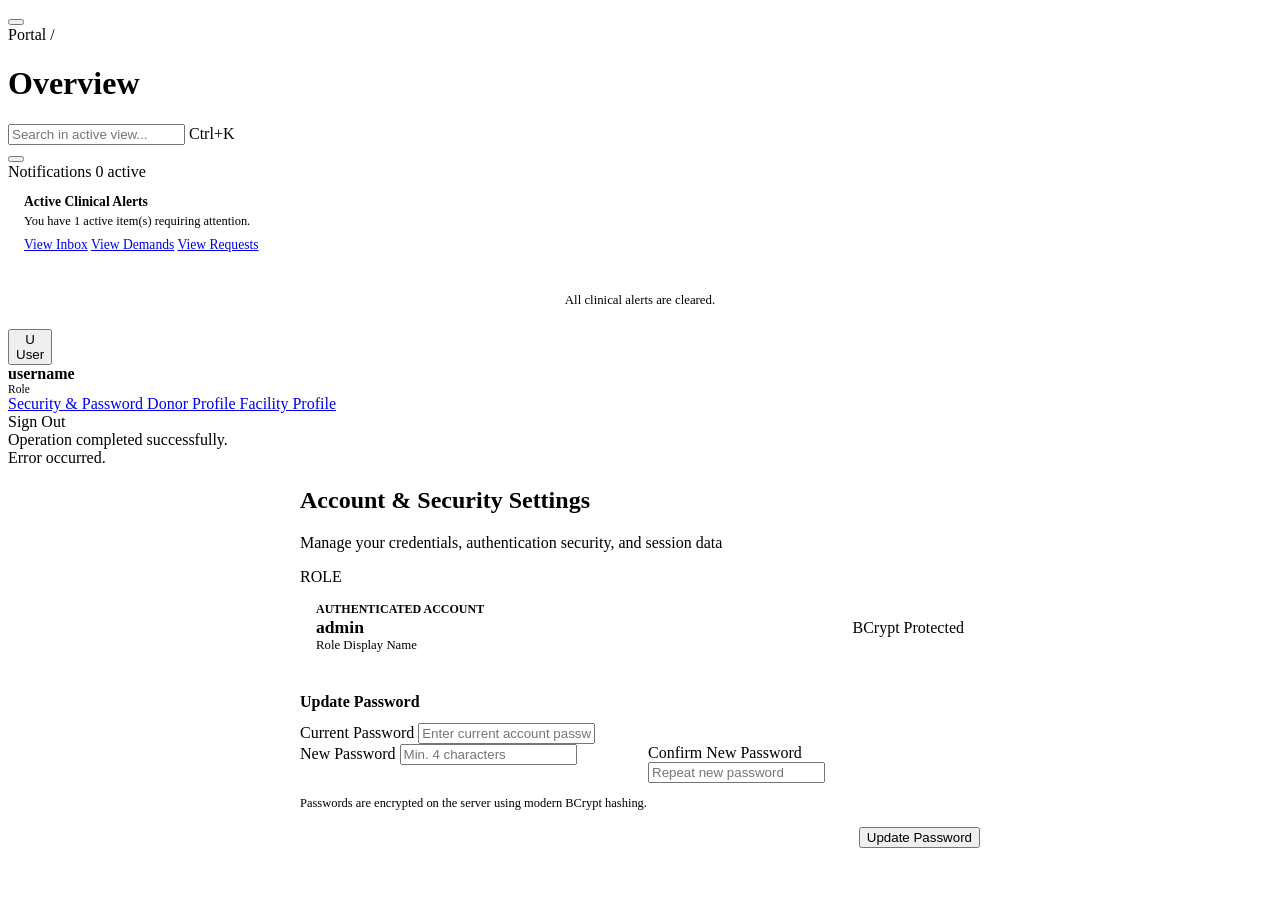
<file: BloodDonorNetwork-Web/src/main/resources/templates/fragments/dashboard-layout.html>
<!DOCTYPE html>
<html lang="en" xmlns:th="http://www.thymeleaf.org">
<body>

    <!-- Unified Dashboard Topbar Fragment -->
    <header class="dash-topbar" th:fragment="dashTopbar(title, username, role, roleDisplayName, unreadAlertsCount)">
        <div class="topbar-left">
            <button type="button" class="sidebar-toggle-btn" id="sidebarToggleBtn" aria-label="Open sidebar" aria-expanded="false">
                <i data-lucide="menu"></i>
            </button>
            <div class="topbar-breadcrumb">
                <span class="breadcrumb-root">Portal</span>
                <span class="breadcrumb-separator">/</span>
                <h1 class="topbar-title" id="pageTitleDisplay" th:text="${title}">Overview</h1>
            </div>
        </div>

        <!-- Live Table / Panel Search Bar -->
        <div class="topbar-search">
            <i data-lucide="search"></i>
            <input type="text" id="globalPanelSearch" placeholder="Search in active view..." autocomplete="off">
            <span class="search-kbd-shortcut">Ctrl+K</span>
        </div>

        <div class="topbar-actions">
            <!-- Notifications Bell Dropdown -->
            <div class="topbar-dropdown" id="notifDropdownWrap">
                <button type="button" class="topbar-icon-btn" id="notifBtn" aria-label="Notifications" aria-expanded="false">
                    <i data-lucide="bell"></i>
                    <span class="badge-dot" th:if="${unreadAlertsCount != null and unreadAlertsCount > 0}"></span>
                </button>
                <div class="dropdown-menu dropdown-notif" id="notifMenu">
                    <div class="dropdown-header">
                        <span>Notifications</span>
                        <span class="badge badge-normal" th:text="${unreadAlertsCount != null ? unreadAlertsCount : 0} + ' active'">0 active</span>
                    </div>
                    <div style="padding: 0.85rem 1rem; font-size: 0.85rem; color: var(--slate-body);">
                        <div th:if="${unreadAlertsCount != null and unreadAlertsCount > 0}">
                            <p style="margin: 0; font-weight: 600; color: var(--navy-dark);">Active Clinical Alerts</p>
                            <p style="margin: 0.2rem 0 0.5rem 0; font-size: 0.78rem; color: var(--slate-muted);">You have <span th:text="${unreadAlertsCount}">1</span> active item(s) requiring attention.</p>
                            <a th:if="${role == 'DONOR'}" href="#inbox" class="btn btn-outline-primary btn-sm" style="width: 100%;">View Inbox</a>
                            <a th:if="${role == 'REQUESTER'}" href="#demands" class="btn btn-outline-primary btn-sm" style="width: 100%;">View Demands</a>
                            <a th:if="${role == 'ADMIN'}" href="#requests" class="btn btn-outline-primary btn-sm" style="width: 100%;">View Requests</a>
                        </div>
                        <div th:unless="${unreadAlertsCount != null and unreadAlertsCount > 0}" style="text-align: center; color: var(--slate-muted); padding: 0.5rem 0;">
                            <i data-lucide="check-check" style="width: 24px; height: 24px; margin-bottom: 0.25rem; color: var(--success); display: inline-block;"></i>
                            <p style="margin: 0; font-size: 0.8rem;">All clinical alerts are cleared.</p>
                        </div>
                    </div>
                </div>
            </div>

            <!-- Profile Menu Dropdown -->
            <div class="topbar-dropdown" id="profileDropdownWrap">
                <button type="button" class="topbar-profile-btn" id="profileBtn" aria-label="User Profile" aria-expanded="false">
                    <div class="profile-avatar" th:text="${#strings.substring(username, 0, 1).toUpperCase()}">U</div>
                    <span class="profile-name" th:text="${username}">User</span>
                    <i data-lucide="chevron-down" class="profile-caret"></i>
                </button>
                <div class="dropdown-menu dropdown-profile" id="profileMenu">
                    <div class="dropdown-header">
                        <div>
                            <div style="font-weight: 700; color: var(--navy-dark);" th:text="${username}">username</div>
                            <div style="font-size: 0.72rem; color: var(--slate-muted); font-weight: normal;" th:text="${roleDisplayName}">Role</div>
                        </div>
                    </div>
                    <a href="#settings" class="dropdown-item">
                        <i data-lucide="shield"></i>
                        <span>Security & Password</span>
                    </a>
                    <a th:if="${role == 'DONOR'}" href="#profile" class="dropdown-item">
                        <i data-lucide="user"></i>
                        <span>Donor Profile</span>
                    </a>
                    <a th:if="${role == 'REQUESTER'}" href="#profile" class="dropdown-item">
                        <i data-lucide="building-2"></i>
                        <span>Facility Profile</span>
                    </a>
                    <div class="dropdown-divider"></div>
                    <a th:href="@{/logout}" class="dropdown-item" style="color: var(--danger);">
                        <i data-lucide="log-out" style="color: var(--danger);"></i>
                        <span>Sign Out</span>
                    </a>
                </div>
            </div>
        </div>
    </header>

    <!-- Universal Flash Alerts Fragment -->
    <div th:fragment="dashAlerts">
        <div th:if="${successMessage}" class="alert alert-success">
            <i data-lucide="check-circle" style="width: 18px; height: 18px; flex-shrink: 0;"></i>
            <span th:text="${successMessage}">Operation completed successfully.</span>
        </div>
        <div th:if="${errorMessage}" class="alert alert-danger">
            <i data-lucide="alert-circle" style="width: 18px; height: 18px; flex-shrink: 0;"></i>
            <span th:text="${errorMessage}">Error occurred.</span>
        </div>
    </div>

    <!-- Universal Account / Security Settings Panel Fragment -->
    <div class="dash-panel" id="panel-settings" th:fragment="settingsPanel(username, role, roleDisplayName)">
        <div class="card" style="max-width: 680px; margin: 0 auto 1.5rem auto;">
            <div class="card-header">
                <div>
                    <h2 class="card-title">
                        <i data-lucide="shield-check" style="color: var(--primary);"></i>
                        <span>Account & Security Settings</span>
                    </h2>
                    <p class="card-subtitle">Manage your credentials, authentication security, and session data</p>
                </div>
                <span class="badge badge-normal" th:text="${role}">ROLE</span>
            </div>

            <!-- Profile Summary Box -->
            <div style="background: var(--slate-light); border: 1px solid var(--border-color); border-radius: var(--radius-sm); padding: 1rem; margin-bottom: 1.5rem; display: flex; align-items: center; justify-content: space-between; flex-wrap: wrap; gap: 0.75rem;">
                <div>
                    <div style="font-size: 0.75rem; text-transform: uppercase; font-weight: 700; color: var(--slate-muted);">Authenticated Account</div>
                    <div style="font-size: 1.1rem; font-weight: 800; color: var(--navy-dark);" th:text="${username}">admin</div>
                    <div style="font-size: 0.8rem; color: var(--slate-muted);" th:text="${roleDisplayName}">Role Display Name</div>
                </div>
                <div>
                    <span class="badge badge-fulfilled">BCrypt Protected</span>
                </div>
            </div>

            <!-- Change Password Form -->
            <h3 style="font-size: 1rem; font-weight: 700; color: var(--navy-dark); margin-bottom: 0.75rem;">Update Password</h3>
            <form th:action="@{/account/change-password}" method="post">
                <input type="hidden" name="_csrf" th:value="${_csrf}">

                <div class="form-group">
                    <label class="form-label" for="currentPassword">Current Password</label>
                    <input type="password" id="currentPassword" name="currentPassword" class="form-input" placeholder="Enter current account password" required>
                </div>

                <div style="display: grid; grid-template-columns: 1fr 1fr; gap: 1rem;">
                    <div class="form-group">
                        <label class="form-label" for="newPassword">New Password</label>
                        <input type="password" id="newPassword" name="newPassword" class="form-input" minlength="4" placeholder="Min. 4 characters" required>
                    </div>
                    <div class="form-group">
                        <label class="form-label" for="confirmPassword">Confirm New Password</label>
                        <input type="password" id="confirmPassword" name="confirmPassword" class="form-input" minlength="4" placeholder="Repeat new password" required>
                    </div>
                </div>

                <p style="font-size: 0.78rem; color: var(--slate-muted); margin-bottom: 1rem;">
                    Passwords are encrypted on the server using modern BCrypt hashing.
                </p>

                <div style="display: flex; justify-content: flex-end; gap: 0.75rem;">
                    <button type="submit" class="btn btn-primary">
                        <i data-lucide="key-round"></i>
                        <span>Update Password</span>
                    </button>
                </div>
            </form>
        </div>
    </div>

</body>
</html>
</file>
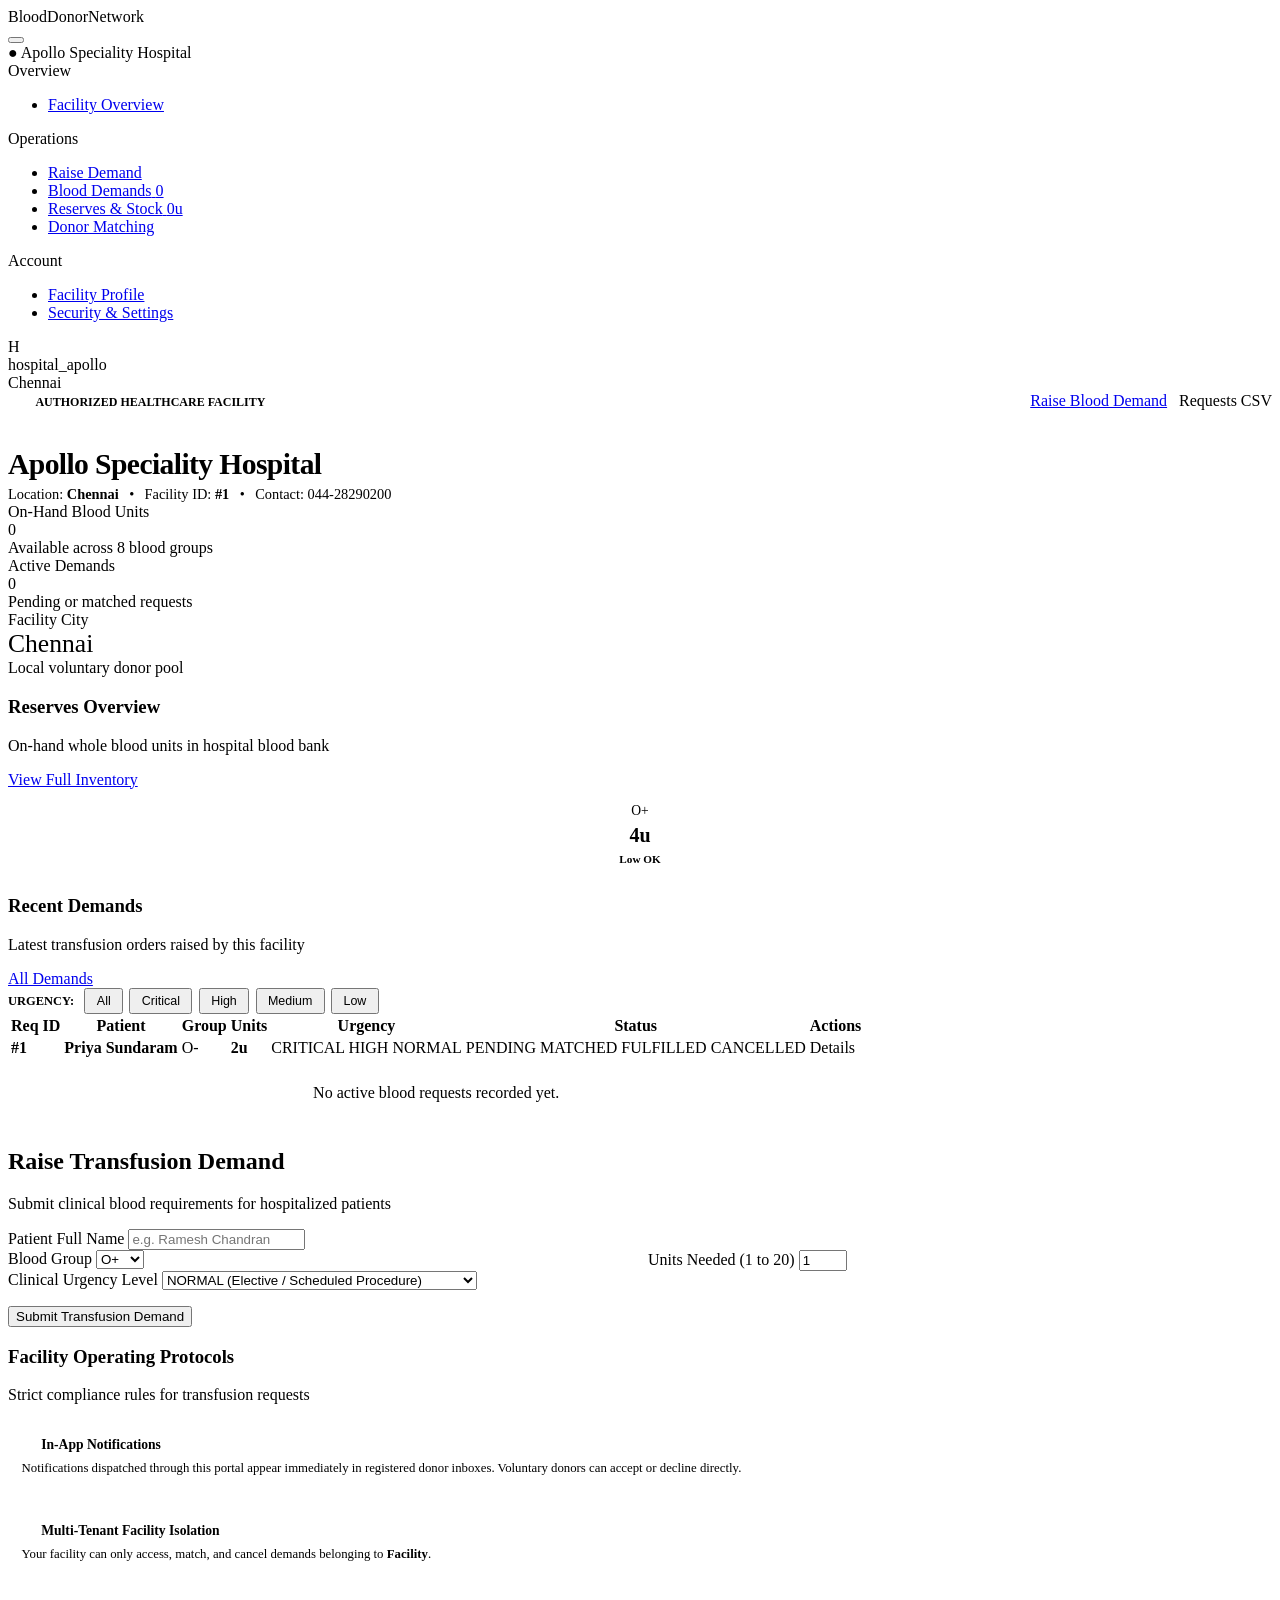
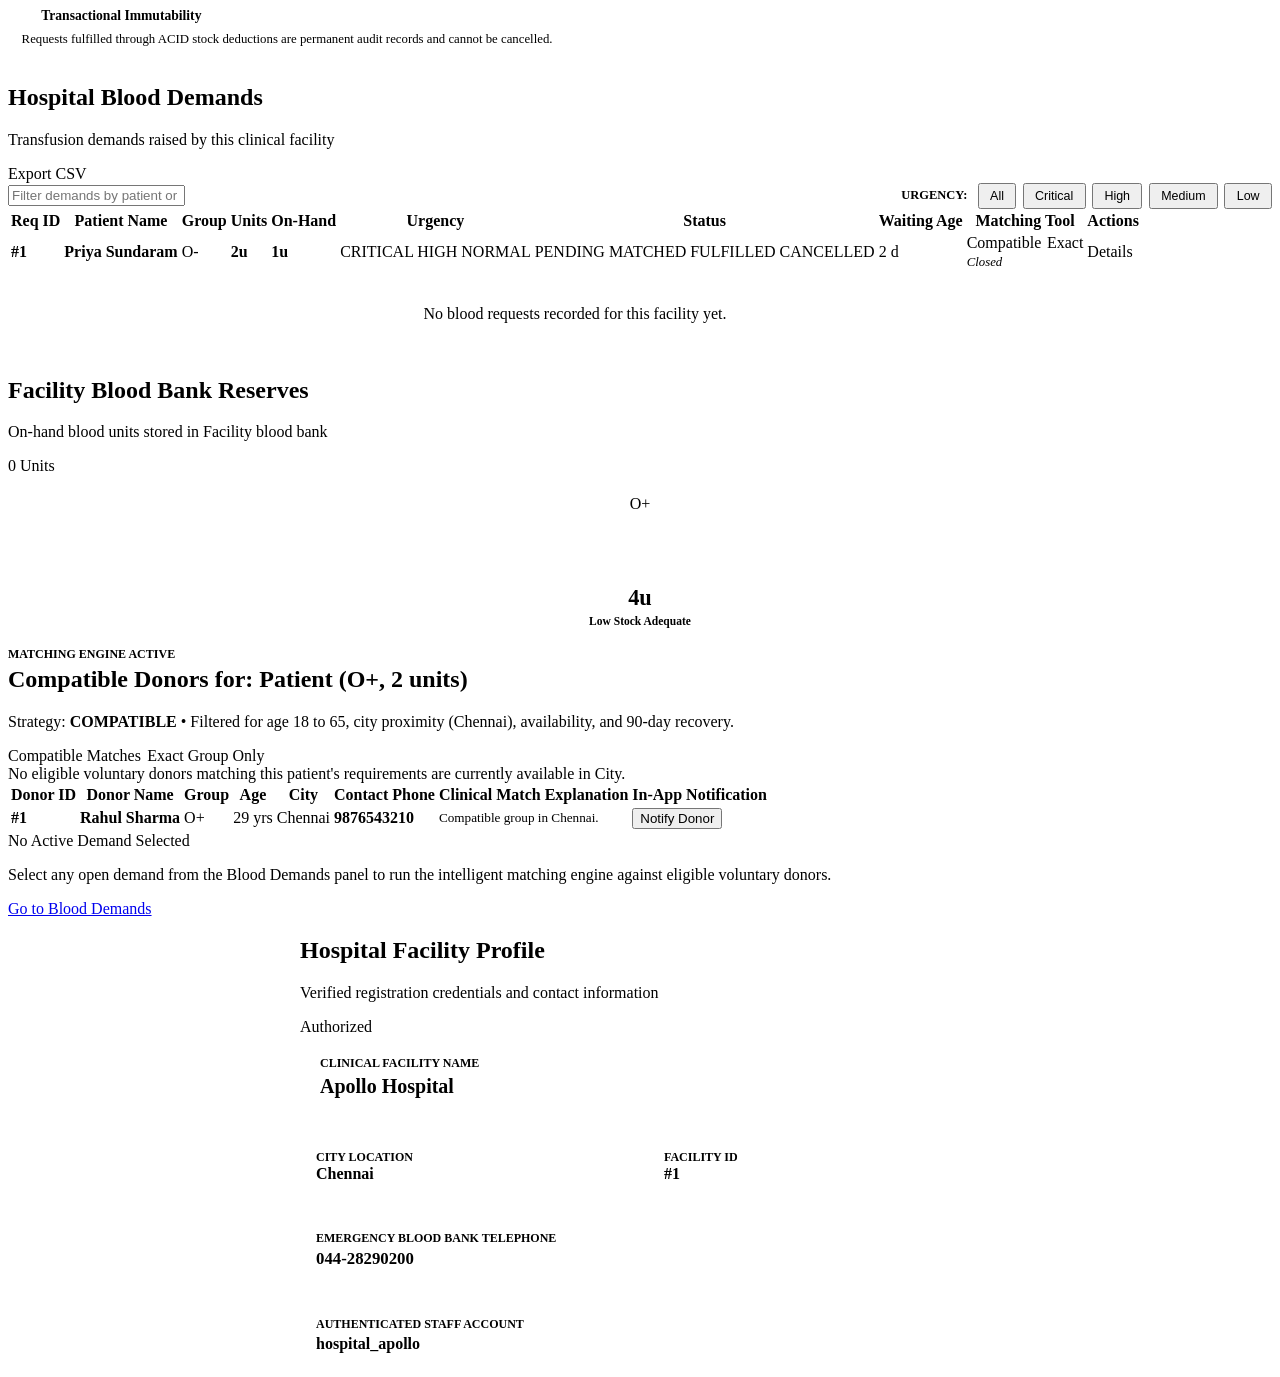
<file: BloodDonorNetwork-Web/src/main/resources/templates/hospital/dashboard.html>
<!DOCTYPE html>
<html lang="en" xmlns:th="http://www.thymeleaf.org">
<head th:replace="~{fragments/layout :: head(${pageTitle})}"></head>
<body>

    <div class="dash-app">
        <!-- Mobile Sidebar Backdrop Overlay -->
        <div class="sidebar-backdrop" id="sidebarBackdrop"></div>

        <!-- Master Unified Sidebar -->
        <aside class="dash-sidebar" id="dashSidebar">
            <!-- Sidebar Header -->
            <div class="sidebar-header">
                <a th:href="@{/}" class="sidebar-brand">
                    <div class="brand-icon">
                        <i data-lucide="droplet"></i>
                    </div>
                    <div class="brand-text">BloodDonor<span>Network</span></div>
                </a>
                <button type="button" class="sidebar-close-btn" id="sidebarCloseBtn" aria-label="Close sidebar">
                    <i data-lucide="x"></i>
                </button>
            </div>

            <!-- Role Indicator Badge -->
            <div class="sidebar-role-badge">
                <span class="role-indicator">●</span>
                <span class="role-title" th:text="${hospitalName}">Apollo Speciality Hospital</span>
            </div>

            <!-- Grouped Navigation Menu -->
            <nav class="sidebar-nav" id="sidebarNav" aria-label="Hospital Navigation">
                <!-- Group 1: Overview -->
                <div class="nav-group">
                    <div class="nav-group-title">Overview</div>
                    <ul class="nav-group-list">
                        <li>
                            <a href="#overview" class="nav-item active" data-target="panel-overview" aria-current="page">
                                <i data-lucide="layout-dashboard"></i>
                                <span>Facility Overview</span>
                            </a>
                        </li>
                    </ul>
                </div>

                <!-- Group 2: Clinical Operations -->
                <div class="nav-group">
                    <div class="nav-group-title">Operations</div>
                    <ul class="nav-group-list">
                        <li>
                            <a href="#raise-demand" class="nav-item" data-target="panel-raise-demand">
                                <i data-lucide="plus-circle"></i>
                                <span>Raise Demand</span>
                            </a>
                        </li>
                        <li>
                            <a href="#demands" class="nav-item" data-target="panel-demands">
                                <i data-lucide="clipboard-list"></i>
                                <span>Blood Demands</span>
                                <span class="nav-badge" th:text="${activeRequests}">0</span>
                            </a>
                        </li>
                        <li>
                            <a href="#reserves" class="nav-item" data-target="panel-reserves">
                                <i data-lucide="archive"></i>
                                <span>Reserves & Stock</span>
                                <span class="nav-badge" th:text="${hospitalUnits} + 'u'">0u</span>
                            </a>
                        </li>
                        <li>
                            <a href="#matching" class="nav-item" data-target="panel-matching">
                                <i data-lucide="git-merge"></i>
                                <span>Donor Matching</span>
                            </a>
                        </li>
                    </ul>
                </div>

                <!-- Group 3: Account -->
                <div class="nav-group">
                    <div class="nav-group-title">Account</div>
                    <ul class="nav-group-list">
                        <li>
                            <a href="#profile" class="nav-item" data-target="panel-profile">
                                <i data-lucide="building-2"></i>
                                <span>Facility Profile</span>
                            </a>
                        </li>
                        <li>
                            <a href="#settings" class="nav-item" data-target="panel-settings">
                                <i data-lucide="settings"></i>
                                <span>Security & Settings</span>
                            </a>
                        </li>
                    </ul>
                </div>
            </nav>

            <!-- Sidebar Footer -->
            <div class="sidebar-footer">
                <div class="user-mini-card">
                    <div class="user-avatar" th:text="${#strings.substring(username, 0, 1).toUpperCase()}">H</div>
                    <div class="user-info">
                        <div class="user-name" th:text="${username}">hospital_apollo</div>
                        <div class="user-role" th:text="${hospitalCity}">Chennai</div>
                    </div>
                    <a th:href="@{/logout}" class="sidebar-logout-btn" title="Sign Out">
                        <i data-lucide="log-out"></i>
                    </a>
                </div>
            </div>
        </aside>

        <!-- Main Workspace Area -->
        <div class="dash-main-wrap">
            <!-- Unified Topbar -->
            <header th:replace="~{fragments/dashboard-layout :: dashTopbar('Hospital Clinical Workspace', ${username}, ${role}, ${roleDisplayName}, ${unreadAlertsCount})}"></header>

            <!-- Scrollable Content Area -->
            <main class="dash-content-area" id="dashContentArea">
                <!-- Status Alerts -->
                <div th:replace="~{fragments/dashboard-layout :: dashAlerts}"></div>

                <!-- ==============================================================
                     PANEL 1: FACILITY OVERVIEW
                     ============================================================== -->
                <div class="dash-panel active" id="panel-overview">
                    <!-- Facility Banner Card -->
                    <div class="card" style="background: var(--bg-card); color: var(--text-main); border: 1px solid var(--border-color);">
                        <div style="display: flex; justify-content: space-between; align-items: flex-start; flex-wrap: wrap; gap: 1rem;">
                            <div>
                                <div style="display: inline-flex; align-items: center; gap: 0.35rem; padding: 0.2rem 0.55rem; background: var(--white); border: 1px solid var(--border-color); border-radius: var(--radius-sm); font-size: 0.75rem; font-weight: 700; text-transform: uppercase; margin-bottom: 0.6rem;">
                                    <i data-lucide="building-2" style="width: 13px; height: 13px; color: var(--primary-red);"></i>
                                    <span style="color: var(--primary-red);">Authorized Healthcare Facility</span>
                                </div>
                                <h2 style="font-size: 1.85rem; font-weight: 800; letter-spacing: -0.02em; margin-bottom: 0.35rem; color: var(--text-main);" th:text="${hospitalName}">
                                    Apollo Speciality Hospital
                                </h2>
                                <p style="color: var(--text-secondary); font-size: 0.9rem; display: flex; align-items: center; gap: 0.65rem; flex-wrap: wrap; margin: 0;">
                                    <span>Location: <strong th:text="${hospitalCity}">Chennai</strong></span>
                                    <span>&bull;</span>
                                    <span>Facility ID: <strong th:text="'#' + ${hospitalId}">#1</strong></span>
                                    <span>&bull;</span>
                                    <span>Contact: <a th:href="'tel:' + ${hospitalPhone}" style="color: var(--primary-red);" th:text="${hospitalPhone}">044-28290200</a></span>
                                </p>
                            </div>

                            <div style="display: flex; gap: 0.75rem; align-items: center;">
                                <a href="#raise-demand" class="btn btn-primary" onclick="switchPanel('panel-raise-demand', document.querySelector('[data-target=\'panel-raise-demand\']'))">
                                    <i data-lucide="plus-circle"></i>
                                    <span>Raise Blood Demand</span>
                                </a>
                                <a th:href="@{/export/requests.csv}" class="btn btn-secondary btn-sm" title="Export facility demands to CSV">
                                    <i data-lucide="download"></i>
                                    <span>Requests CSV</span>
                                </a>
                            </div>
                        </div>
                    </div>

                    <!-- 3 KPI Metric Cards -->
                    <div class="stat-grid">
                        <div class="stat-card">
                            <div class="stat-top">
                                <span class="stat-label">On-Hand Blood Units</span>
                                <div class="stat-icon green"><i data-lucide="archive"></i></div>
                            </div>
                            <div class="stat-value" style="color: var(--success);" th:text="${hospitalUnits}">0</div>
                            <div class="stat-hint" style="color: var(--success);">Available across 8 blood groups</div>
                        </div>

                        <div class="stat-card">
                            <div class="stat-top">
                                <span class="stat-label">Active Demands</span>
                                <div class="stat-icon amber"><i data-lucide="clock"></i></div>
                            </div>
                            <div class="stat-value" style="color: var(--warning);" th:text="${activeRequests}">0</div>
                            <div class="stat-hint" style="color: var(--warning);">Pending or matched requests</div>
                        </div>

                        <div class="stat-card">
                            <div class="stat-top">
                                <span class="stat-label">Facility City</span>
                                <div class="stat-icon blue"><i data-lucide="map-pin"></i></div>
                            </div>
                            <div class="stat-value" style="font-size: 1.6rem;" th:text="${hospitalCity}">Chennai</div>
                            <div class="stat-hint" style="color: var(--info);">Local voluntary donor pool</div>
                        </div>
                    </div>

                    <!-- Quick Reserves Preview (8 groups) -->
                    <div class="card">
                        <div class="card-header">
                            <div>
                                <h3 class="card-title">Reserves Overview</h3>
                                <p class="card-subtitle">On-hand whole blood units in hospital blood bank</p>
                            </div>
                            <a href="#reserves" class="btn btn-secondary btn-sm" onclick="switchPanel('panel-reserves', document.querySelector('[data-target=\'panel-reserves\']'))">
                                <span>View Full Inventory</span>
                                <i data-lucide="arrow-right"></i>
                            </a>
                        </div>

                        <div style="display: grid; grid-template-columns: repeat(auto-fit, minmax(110px, 1fr)); gap: 0.75rem;">
                            <div th:each="bg : ${orderedBloodGroups}" style="background: var(--slate-light); border: 1px solid var(--border-color); border-radius: var(--radius-sm); padding: 0.75rem; text-align: center;">
                                <span class="bg-badge" style="font-size: 0.85rem;" th:text="${bg}">O+</span>
                                <div style="font-size: 1.25rem; font-weight: 800; color: var(--navy-dark); margin: 0.35rem 0;" th:text="${stockMap.getOrDefault(bg, 0)} + 'u'">4u</div>
                                <div style="font-size: 0.7rem; font-weight: 600;">
                                    <span th:if="${stockMap.getOrDefault(bg, 0) < 3}" style="color: var(--danger);">Low</span>
                                    <span th:unless="${stockMap.getOrDefault(bg, 0) < 3}" style="color: var(--success);">OK</span>
                                </div>
                            </div>
                        </div>
                    </div>

                    <!-- Recent Demands Preview -->
                    <div class="card">
                        <div class="card-header">
                            <div>
                                <h3 class="card-title">Recent Demands</h3>
                                <p class="card-subtitle">Latest transfusion orders raised by this facility</p>
                            </div>
                            <a href="#demands" class="btn btn-secondary btn-sm" onclick="switchPanel('panel-demands', document.querySelector('[data-target=\'panel-demands\']'))">
                                <span>All Demands</span>
                                <i data-lucide="arrow-right"></i>
                            </a>
                        </div>

                        <div class="table-filter-bar" style="display: flex; justify-content: space-between; align-items: center; gap: 1rem; flex-wrap: wrap;">
                            <div class="urgency-filter-bar" style="display: flex; align-items: center; gap: 0.4rem; flex-wrap: wrap;">
                                <span style="font-size: 0.78rem; font-weight: 700; color: var(--slate-muted); text-transform: uppercase; margin-right: 0.25rem;">Urgency:</span>
                                <button type="button" class="btn btn-secondary btn-sm urgency-pill active" onclick="filterByUrgency(this, 'ALL', 'recentDemandsBody')" style="padding: 0.25rem 0.65rem; font-size: 0.78rem;">All</button>
                                <button type="button" class="btn btn-secondary btn-sm urgency-pill" onclick="filterByUrgency(this, 'CRITICAL', 'recentDemandsBody')" style="padding: 0.25rem 0.65rem; font-size: 0.78rem;">Critical</button>
                                <button type="button" class="btn btn-secondary btn-sm urgency-pill" onclick="filterByUrgency(this, 'HIGH', 'recentDemandsBody')" style="padding: 0.25rem 0.65rem; font-size: 0.78rem;">High</button>
                                <button type="button" class="btn btn-secondary btn-sm urgency-pill" onclick="filterByUrgency(this, 'NORMAL', 'recentDemandsBody')" style="padding: 0.25rem 0.65rem; font-size: 0.78rem;">Medium</button>
                                <button type="button" class="btn btn-secondary btn-sm urgency-pill" onclick="filterByUrgency(this, 'LOW', 'recentDemandsBody')" style="padding: 0.25rem 0.65rem; font-size: 0.78rem;">Low</button>
                            </div>
                        </div>

                        <div class="table-responsive">
                            <table class="data-table">
                                <thead>
                                    <tr>
                                        <th>Req ID</th>
                                        <th>Patient</th>
                                        <th>Group</th>
                                        <th>Units</th>
                                        <th>Urgency</th>
                                        <th>Status</th>
                                        <th>Actions</th>
                                    </tr>
                                </thead>
                                <tbody id="recentDemandsBody">
                                    <tr th:each="hr, iter : ${requests}" th:if="${iter.index < 5}" th:attr="data-urgency=${hr.request.urgency.name()}">
                                        <td style="font-weight: 700; color: var(--slate-muted);" th:text="'#' + ${hr.request.requestId}">#1</td>
                                        <td style="font-weight: 700; color: var(--navy-dark);" th:text="${hr.request.patientName}">Priya Sundaram</td>
                                        <td><span class="bg-badge" th:text="${hr.request.bloodGroup}">O-</span></td>
                                        <td style="font-weight: 700;" th:text="${hr.request.unitsNeeded} + 'u'">2u</td>
                                        <td>
                                            <span th:if="${hr.request.urgency.name() == 'CRITICAL'}" class="badge badge-critical">CRITICAL</span>
                                            <span th:if="${hr.request.urgency.name() == 'HIGH'}" class="badge badge-high">HIGH</span>
                                            <span th:if="${hr.request.urgency.name() == 'NORMAL'}" class="badge badge-normal">NORMAL</span>
                                        </td>
                                        <td>
                                            <span th:if="${hr.request.status.name() == 'PENDING'}" class="badge badge-pending">PENDING</span>
                                            <span th:if="${hr.request.status.name() == 'MATCHED'}" class="badge badge-matched">MATCHED</span>
                                            <span th:if="${hr.request.status.name() == 'FULFILLED'}" class="badge badge-fulfilled">FULFILLED</span>
                                            <span th:if="${hr.request.status.name() == 'CANCELLED'}" class="badge badge-cancelled">CANCELLED</span>
                                        </td>
                                        <td>
                                            <a th:href="@{/request/{id}(id=${hr.request.requestId})}" class="btn btn-secondary btn-sm">
                                                <i data-lucide="eye"></i>
                                                <span>Details</span>
                                            </a>
                                        </td>
                                    </tr>
                                    <tr th:if="${#lists.isEmpty(requests)}">
                                        <td colspan="7" style="text-align: center; color: var(--slate-muted); padding: 1.5rem;">
                                            No active blood requests recorded yet.
                                        </td>
                                    </tr>
                                </tbody>
                            </table>
                        </div>
                    </div>
                </div>

                <!-- ==============================================================
                     PANEL 2: RAISE BLOOD DEMAND
                     ============================================================== -->
                <div class="dash-panel" id="panel-raise-demand">
                    <div class="grid-2">
                        <!-- Transfusion Demand Form -->
                        <div class="card">
                            <div class="card-header">
                                <div>
                                    <h2 class="card-title">Raise Transfusion Demand</h2>
                                    <p class="card-subtitle">Submit clinical blood requirements for hospitalized patients</p>
                                </div>
                                <i data-lucide="plus-circle" style="color: var(--primary);"></i>
                            </div>

                            <form th:action="@{/hospital/request/new}" method="post">
                                <input type="hidden" name="_csrf" th:value="${_csrf}">

                                <div class="form-group">
                                    <label class="form-label" for="patientName">Patient Full Name</label>
                                    <input type="text" id="patientName" name="patientName" class="form-input" placeholder="e.g. Ramesh Chandran" required>
                                </div>

                                <div style="display: grid; grid-template-columns: 1fr 1fr; gap: 1rem;">
                                    <div class="form-group">
                                        <label class="form-label" for="bloodGroup">Blood Group</label>
                                        <select id="bloodGroup" name="bloodGroup" class="form-select" required>
                                            <option value="A+">A+</option>
                                            <option value="A-">A-</option>
                                            <option value="B+">B+</option>
                                            <option value="B-">B-</option>
                                            <option value="AB+">AB+</option>
                                            <option value="AB-">AB-</option>
                                            <option value="O+" selected>O+</option>
                                            <option value="O-">O-</option>
                                        </select>
                                    </div>

                                    <div class="form-group">
                                        <label class="form-label" for="unitsNeeded">Units Needed (1 to 20)</label>
                                        <input type="number" id="unitsNeeded" name="unitsNeeded" class="form-input" min="1" max="20" value="1" required>
                                    </div>
                                </div>

                                <div class="form-group">
                                    <label class="form-label" for="urgency">Clinical Urgency Level</label>
                                    <select id="urgency" name="urgency" class="form-select" required>
                                        <option value="CRITICAL">CRITICAL (Immediate Trauma or ICU Procedure)</option>
                                        <option value="HIGH">HIGH (Within 12 to 24 Hours)</option>
                                        <option value="NORMAL" selected>NORMAL (Elective / Scheduled Procedure)</option>
                                    </select>
                                </div>

                                <button type="submit" class="btn btn-primary btn-block btn-lg" style="margin-top: 1rem;">
                                    <i data-lucide="send"></i>
                                    <span>Submit Transfusion Demand</span>
                                </button>
                            </form>
                        </div>

                        <!-- Clinical Facility Operating Protocols -->
                        <div class="card">
                            <div class="card-header">
                                <div>
                                    <h3 class="card-title">Facility Operating Protocols</h3>
                                    <p class="card-subtitle">Strict compliance rules for transfusion requests</p>
                                </div>
                                <i data-lucide="book-open" style="color: var(--info);"></i>
                            </div>

                            <div style="display: flex; flex-direction: column; gap: 0.85rem; font-size: 0.85rem; line-height: 1.55;">
                                <div style="padding: 0.85rem; background: var(--slate-light); border-radius: var(--radius-sm); border: 1px solid var(--border-color);">
                                    <strong style="color: var(--navy-dark); display: flex; align-items: center; gap: 0.35rem;">
                                        <i data-lucide="bell" style="width: 14px; height: 14px; color: var(--primary);"></i>
                                        <span>In-App Notifications</span>
                                    </strong>
                                    <p style="color: var(--slate-muted); font-size: 0.8rem; margin: 0.25rem 0 0 0;">
                                        Notifications dispatched through this portal appear immediately in registered donor inboxes. Voluntary donors can accept or decline directly.
                                    </p>
                                </div>

                                <div style="padding: 0.85rem; background: var(--slate-light); border-radius: var(--radius-sm); border: 1px solid var(--border-color);">
                                    <strong style="color: var(--navy-dark); display: flex; align-items: center; gap: 0.35rem;">
                                        <i data-lucide="shield-check" style="width: 14px; height: 14px; color: var(--success);"></i>
                                        <span>Multi-Tenant Facility Isolation</span>
                                    </strong>
                                    <p style="color: var(--slate-muted); font-size: 0.8rem; margin: 0.25rem 0 0 0;">
                                        Your facility can only access, match, and cancel demands belonging to <strong th:text="${hospitalName}">Facility</strong>.
                                    </p>
                                </div>

                                <div style="padding: 0.85rem; background: var(--slate-light); border-radius: var(--radius-sm); border: 1px solid var(--border-color);">
                                    <strong style="color: var(--navy-dark); display: flex; align-items: center; gap: 0.35rem;">
                                        <i data-lucide="lock" style="width: 14px; height: 14px; color: var(--navy-dark);"></i>
                                        <span>Transactional Immutability</span>
                                    </strong>
                                    <p style="color: var(--slate-muted); font-size: 0.8rem; margin: 0.25rem 0 0 0;">
                                        Requests fulfilled through ACID stock deductions are permanent audit records and cannot be cancelled.
                                    </p>
                                </div>
                            </div>
                        </div>
                    </div>
                </div>

                <!-- ==============================================================
                     PANEL 3: BLOOD DEMANDS TABLE
                     ============================================================== -->
                <div class="dash-panel" id="panel-demands">
                    <div class="card">
                        <div class="card-header">
                            <div>
                                <h2 class="card-title">Hospital Blood Demands</h2>
                                <p class="card-subtitle">Transfusion demands raised by this clinical facility</p>
                            </div>
                            <div style="display: flex; gap: 0.5rem;">
                                <a th:href="@{/export/requests.csv}" class="btn btn-secondary btn-sm">
                                    <i data-lucide="download"></i>
                                    <span>Export CSV</span>
                                </a>
                            </div>
                        </div>

                        <div class="table-filter-bar" style="display: flex; justify-content: space-between; align-items: center; gap: 1rem; flex-wrap: wrap;">
                            <div class="search-input-box">
                                <i data-lucide="search"></i>
                                <input type="text" id="hospReqSearch" onkeyup="filterTable('hospReqSearch', 'hospReqBody')" placeholder="Filter demands by patient or blood group...">
                            </div>
                            <div class="urgency-filter-bar" style="display: flex; align-items: center; gap: 0.4rem; flex-wrap: wrap;">
                                <span style="font-size: 0.78rem; font-weight: 700; color: var(--slate-muted); text-transform: uppercase; margin-right: 0.25rem;">Urgency:</span>
                                <button type="button" class="btn btn-secondary btn-sm urgency-pill active" onclick="filterByUrgency(this, 'ALL', 'hospReqBody')" style="padding: 0.25rem 0.65rem; font-size: 0.78rem;">All</button>
                                <button type="button" class="btn btn-secondary btn-sm urgency-pill" onclick="filterByUrgency(this, 'CRITICAL', 'hospReqBody')" style="padding: 0.25rem 0.65rem; font-size: 0.78rem;">Critical</button>
                                <button type="button" class="btn btn-secondary btn-sm urgency-pill" onclick="filterByUrgency(this, 'HIGH', 'hospReqBody')" style="padding: 0.25rem 0.65rem; font-size: 0.78rem;">High</button>
                                <button type="button" class="btn btn-secondary btn-sm urgency-pill" onclick="filterByUrgency(this, 'NORMAL', 'hospReqBody')" style="padding: 0.25rem 0.65rem; font-size: 0.78rem;">Medium</button>
                                <button type="button" class="btn btn-secondary btn-sm urgency-pill" onclick="filterByUrgency(this, 'LOW', 'hospReqBody')" style="padding: 0.25rem 0.65rem; font-size: 0.78rem;">Low</button>
                            </div>
                        </div>

                        <div class="table-responsive">
                            <table class="data-table">
                                <thead>
                                    <tr>
                                        <th>Req ID</th>
                                        <th>Patient Name</th>
                                        <th>Group</th>
                                        <th>Units</th>
                                        <th>On-Hand</th>
                                        <th>Urgency</th>
                                        <th>Status</th>
                                        <th>Waiting Age</th>
                                        <th>Matching Tool</th>
                                        <th>Actions</th>
                                    </tr>
                                </thead>
                                <tbody id="hospReqBody">
                                    <tr th:each="hr : ${requests}" th:attr="data-urgency=${hr.request.urgency.name()}">
                                        <td style="font-weight: 700; color: var(--slate-muted);" th:text="'#' + ${hr.request.requestId}">#1</td>
                                        <td style="font-weight: 700; color: var(--navy-dark);">
                                            <a th:href="@{/request/{id}(id=${hr.request.requestId})}" style="color: var(--navy-dark);" th:text="${hr.request.patientName}">Priya Sundaram</a>
                                        </td>
                                        <td><span class="bg-badge" th:text="${hr.request.bloodGroup}">O-</span></td>
                                        <td style="font-weight: 700;" th:text="${hr.request.unitsNeeded} + 'u'">2u</td>
                                        <td style="font-weight: 700; color: var(--primary);" th:text="${hr.allocatableNow} + 'u'">1u</td>
                                        <td>
                                            <span th:if="${hr.request.urgency.name() == 'CRITICAL'}" class="badge badge-critical">CRITICAL</span>
                                            <span th:if="${hr.request.urgency.name() == 'HIGH'}" class="badge badge-high">HIGH</span>
                                            <span th:if="${hr.request.urgency.name() == 'NORMAL'}" class="badge badge-normal">NORMAL</span>
                                        </td>
                                        <td>
                                            <span th:if="${hr.request.status.name() == 'PENDING'}" class="badge badge-pending">PENDING</span>
                                            <span th:if="${hr.request.status.name() == 'MATCHED'}" class="badge badge-matched">MATCHED</span>
                                            <span th:if="${hr.request.status.name() == 'FULFILLED'}" class="badge badge-fulfilled">FULFILLED</span>
                                            <span th:if="${hr.request.status.name() == 'CANCELLED'}" class="badge badge-cancelled">CANCELLED</span>
                                        </td>
                                        <td><span th:text="${hr.daysWaiting} + ' d'">2 d</span></td>
                                        <td>
                                            <div th:if="${hr.request.status.name() == 'PENDING' or hr.request.status.name() == 'MATCHED'}" style="display: flex; gap: 0.35rem;">
                                                <a th:href="@{/hospital/dashboard(matchReqId=${hr.request.requestId}, strategy='compatible')} + '#matching'" class="btn btn-outline-primary btn-sm">
                                                    <i data-lucide="git-merge"></i>
                                                    <span>Compatible</span>
                                                </a>
                                                <a th:href="@{/hospital/dashboard(matchReqId=${hr.request.requestId}, strategy='exact')} + '#matching'" class="btn btn-secondary btn-sm">
                                                    <span>Exact</span>
                                                </a>
                                            </div>
                                            <span th:unless="${hr.request.status.name() == 'PENDING' or hr.request.status.name() == 'MATCHED'}" style="color: var(--slate-muted); font-size: 0.8rem; font-style: italic;">
                                                Closed
                                            </span>
                                        </td>
                                        <td>
                                            <a th:href="@{/request/{id}(id=${hr.request.requestId})}" class="btn btn-secondary btn-sm">
                                                <i data-lucide="eye"></i>
                                                <span>Details</span>
                                            </a>
                                        </td>
                                    </tr>
                                    <tr th:if="${#lists.isEmpty(requests)}">
                                        <td colspan="10" style="text-align: center; color: var(--slate-muted); padding: 2rem;">
                                            No blood requests recorded for this facility yet.
                                        </td>
                                    </tr>
                                </tbody>
                            </table>
                        </div>
                    </div>
                </div>

                <!-- ==============================================================
                     PANEL 4: RESERVES & INVENTORY
                     ============================================================== -->
                <div class="dash-panel" id="panel-reserves">
                    <div class="card">
                        <div class="card-header">
                            <div>
                                <h2 class="card-title">Facility Blood Bank Reserves</h2>
                                <p class="card-subtitle">On-hand blood units stored in <span th:text="${hospitalName}">Facility</span> blood bank</p>
                            </div>
                            <span class="badge badge-normal" th:text="${hospitalUnits} + ' Units Total'">0 Units</span>
                        </div>

                        <!-- 8 Group Cards Grid -->
                        <div style="display: grid; grid-template-columns: repeat(auto-fit, minmax(130px, 1fr)); gap: 1rem;">
                            <div th:each="bg : ${orderedBloodGroups}" 
                                 class="card" style="padding: 1.25rem 1rem; text-align: center; margin-bottom: 0;">
                                <span class="bg-badge" style="font-size: 1rem; margin-bottom: 0.5rem;" th:text="${bg}">O+</span>
                                
                                <!-- Blood Bag Visual Meter -->
                                <div style="margin: 0.75rem auto; width: 34px; height: 48px; border: 1.5px solid var(--border-color); border-radius: var(--radius-sm); background: #ffffff; position: relative; overflow: hidden; display: flex; flex-direction: column; justify-content: flex-end;">
                                    <div th:style="'width: 100%; height: ' + (${stockMap.getOrDefault(bg, 0)} > 10 ? 100 : ${stockMap.getOrDefault(bg, 0)} * 10) + '%; background: ' + (${stockMap.getOrDefault(bg, 0)} < 3 ? 'var(--btn-red)' : 'var(--primary-red)') + '; transition: height 0.3s ease;'"></div>
                                </div>

                                <div style="font-size: 1.4rem; font-weight: 800; color: var(--navy-dark);" th:text="${stockMap.getOrDefault(bg, 0)} + 'u'">
                                    4u
                                </div>
                                <div style="font-size: 0.72rem; font-weight: 700; margin-top: 0.25rem;">
                                    <span th:if="${stockMap.getOrDefault(bg, 0) < 3}" class="badge badge-critical">Low Stock</span>
                                    <span th:unless="${stockMap.getOrDefault(bg, 0) < 3}" class="badge badge-fulfilled">Adequate</span>
                                </div>
                            </div>
                        </div>
                    </div>
                </div>

                <!-- ==============================================================
                     PANEL 5: DONOR MATCHING ENGINE
                     ============================================================== -->
                <div class="dash-panel" id="panel-matching">
                    <!-- Matching Target Selection Header -->
                    <div class="card" th:if="${matchedRequest != null}">
                        <div class="card-header">
                            <div>
                                <div style="font-size: 0.75rem; font-weight: 700; color: var(--primary); text-transform: uppercase;">Matching Engine Active</div>
                                <h2 class="card-title" style="margin-top: 0.2rem;">
                                    Compatible Donors for: <span th:text="${matchedRequest.patientName}">Patient</span>
                                    (<span class="bg-badge" th:text="${matchedRequest.bloodGroup}">O+</span>, <span th:text="${matchedRequest.unitsNeeded}">2</span> units)
                                </h2>
                                <p class="card-subtitle">
                                    Strategy: <strong style="text-transform: uppercase; color: var(--primary);" th:text="${matchStrategy}">COMPATIBLE</strong>
                                    &bull; Filtered for age 18 to 65, city proximity (<span th:text="${hospitalCity}">Chennai</span>), availability, and 90-day recovery.
                                </p>
                            </div>

                            <!-- Switch Strategy / Demand Buttons -->
                            <div style="display: flex; gap: 0.4rem; flex-wrap: wrap;">
                                <a th:href="@{/hospital/dashboard(matchReqId=${matchedRequest.requestId}, strategy='compatible')} + '#matching'" 
                                   class="btn btn-sm" th:classappend="${matchStrategy == 'compatible'} ? 'btn-primary' : 'btn-secondary'">
                                    <i data-lucide="git-merge"></i>
                                    <span>Compatible Matches</span>
                                </a>
                                <a th:href="@{/hospital/dashboard(matchReqId=${matchedRequest.requestId}, strategy='exact')} + '#matching'" 
                                   class="btn btn-sm" th:classappend="${matchStrategy == 'exact'} ? 'btn-primary' : 'btn-secondary'">
                                    <span>Exact Group Only</span>
                                </a>
                            </div>
                        </div>

                        <!-- Matches Table -->
                        <div th:if="${#lists.isEmpty(explainedMatches)}" class="alert alert-warning" style="margin-bottom: 0;">
                            <i data-lucide="alert-octagon"></i>
                            <span>No eligible voluntary donors matching this patient's requirements are currently available in <span th:text="${hospitalCity}">City</span>.</span>
                        </div>

                        <div th:unless="${#lists.isEmpty(explainedMatches)}" class="table-responsive">
                            <table class="data-table">
                                <thead>
                                    <tr>
                                        <th>Donor ID</th>
                                        <th>Donor Name</th>
                                        <th>Group</th>
                                        <th>Age</th>
                                        <th>City</th>
                                        <th>Contact Phone</th>
                                        <th>Clinical Match Explanation</th>
                                        <th>In-App Notification</th>
                                    </tr>
                                </thead>
                                <tbody>
                                    <tr th:each="m : ${explainedMatches}">
                                        <td style="font-weight: 700; color: var(--slate-muted);" th:text="'#' + ${m.donor.donorId}">#1</td>
                                        <td style="font-weight: 700; color: var(--navy-dark);" th:text="${m.donor.name}">Rahul Sharma</td>
                                        <td><span class="bg-badge" th:text="${m.donor.bloodGroup}">O+</span></td>
                                        <td th:text="${m.donor.age} + ' yrs'">29 yrs</td>
                                        <td th:text="${m.donor.city}">Chennai</td>
                                        <td>
                                            <a th:href="'tel:' + ${m.donor.phone}" style="color: var(--primary); font-weight: 600;" th:text="${m.donor.phone}">9876543210</a>
                                        </td>
                                        <td style="font-size: 0.825rem; color: var(--slate-body); max-width: 280px;" th:text="${m.explanationReason}">
                                            Compatible group in Chennai.
                                        </td>
                                        <td>
                                            <form th:action="@{/hospital/request/notify}" method="post" style="display: inline;">
                                                <input type="hidden" name="_csrf" th:value="${_csrf}">
                                                <input type="hidden" name="requestId" th:value="${matchedRequest.requestId}">
                                                <input type="hidden" name="donorId" th:value="${m.donor.donorId}">
                                                <button type="submit" class="btn btn-primary btn-sm">
                                                    <i data-lucide="bell"></i>
                                                    <span>Notify Donor</span>
                                                </button>
                                            </form>
                                        </td>
                                    </tr>
                                </tbody>
                            </table>
                        </div>
                    </div>

                    <!-- Empty state if no demand is active -->
                    <div class="card" th:unless="${matchedRequest != null}">
                        <div class="empty-state">
                            <i data-lucide="git-merge"></i>
                            <div class="empty-title">No Active Demand Selected</div>
                            <p class="empty-desc">Select any open demand from the Blood Demands panel to run the intelligent matching engine against eligible voluntary donors.</p>
                            <a href="#demands" class="btn btn-primary btn-sm" style="margin-top: 1rem;" onclick="switchPanel('panel-demands', document.querySelector('[data-target=\'panel-demands\']'))">
                                <span>Go to Blood Demands</span>
                            </a>
                        </div>
                    </div>
                </div>

                <!-- ==============================================================
                     PANEL 6: FACILITY PROFILE
                     ============================================================== -->
                <div class="dash-panel" id="panel-profile">
                    <div class="card" style="max-width: 680px; margin: 0 auto;">
                        <div class="card-header">
                            <div>
                                <h2 class="card-title">Hospital Facility Profile</h2>
                                <p class="card-subtitle">Verified registration credentials and contact information</p>
                            </div>
                            <span class="badge badge-fulfilled">Authorized</span>
                        </div>

                        <div style="display: flex; flex-direction: column; gap: 1rem;">
                            <div style="background: var(--slate-light); border: 1px solid var(--border-color); border-radius: var(--radius-sm); padding: 1.25rem;">
                                <div style="font-size: 0.75rem; text-transform: uppercase; font-weight: 700; color: var(--slate-muted);">Clinical Facility Name</div>
                                <div style="font-size: 1.25rem; font-weight: 800; color: var(--navy-dark); margin-top: 0.2rem;" th:text="${hospitalName}">Apollo Hospital</div>
                            </div>

                            <div style="display: grid; grid-template-columns: 1fr 1fr; gap: 1rem;">
                                <div style="background: var(--slate-light); border: 1px solid var(--border-color); border-radius: var(--radius-sm); padding: 1rem;">
                                    <div style="font-size: 0.75rem; text-transform: uppercase; font-weight: 700; color: var(--slate-muted);">City Location</div>
                                    <div style="font-size: 1rem; font-weight: 700; color: var(--navy-dark);" th:text="${hospitalCity}">Chennai</div>
                                </div>

                                <div style="background: var(--slate-light); border: 1px solid var(--border-color); border-radius: var(--radius-sm); padding: 1rem;">
                                    <div style="font-size: 0.75rem; text-transform: uppercase; font-weight: 700; color: var(--slate-muted);">Facility ID</div>
                                    <div style="font-size: 1rem; font-weight: 700; color: var(--navy-dark);" th:text="'#' + ${hospitalId}">#1</div>
                                </div>
                            </div>

                            <div style="background: var(--slate-light); border: 1px solid var(--border-color); border-radius: var(--radius-sm); padding: 1rem;">
                                <div style="font-size: 0.75rem; text-transform: uppercase; font-weight: 700; color: var(--slate-muted);">Emergency Blood Bank Telephone</div>
                                <div style="font-size: 1.05rem; font-weight: 700; color: var(--primary); margin-top: 0.2rem;" th:text="${hospitalPhone}">044-28290200</div>
                            </div>

                            <div style="background: var(--slate-light); border: 1px solid var(--border-color); border-radius: var(--radius-sm); padding: 1rem;">
                                <div style="font-size: 0.75rem; text-transform: uppercase; font-weight: 700; color: var(--slate-muted);">Authenticated Staff Account</div>
                                <div style="font-size: 1rem; font-weight: 700; color: var(--navy-dark); margin-top: 0.2rem;" th:text="${username}">hospital_apollo</div>
                            </div>
                        </div>
                    </div>
                </div>

                <!-- ==============================================================
                     PANEL 7: ACCOUNT & SECURITY SETTINGS
                     ============================================================== -->
                <div th:replace="~{fragments/dashboard-layout :: settingsPanel(${username}, ${role}, ${roleDisplayName})}"></div>
            </main>
        </div>
    </div>

    <!-- Scripts Fragment -->
    <div th:replace="~{fragments/layout :: scripts}"></div>

</body>
</html>
</file>
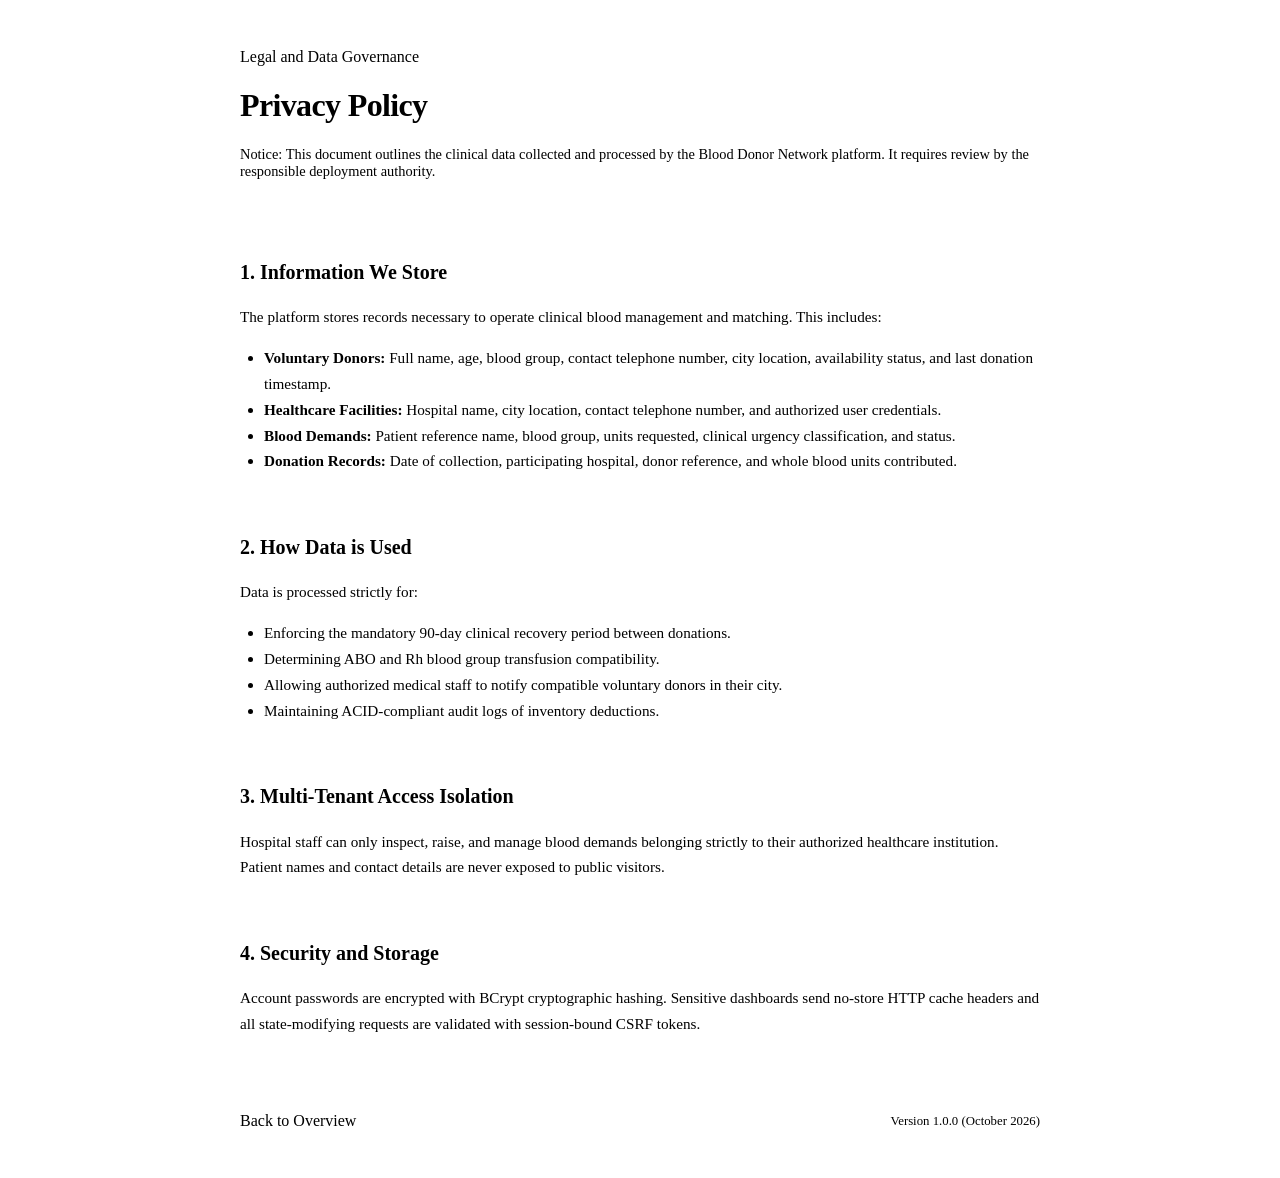
<file: BloodDonorNetwork-Web/src/main/resources/templates/public/privacy.html>
<!DOCTYPE html>
<html lang="en" xmlns:th="http://www.thymeleaf.org">
<head th:replace="~{fragments/layout :: head(${pageTitle})}"></head>
<body>

    <!-- Header Navigation -->
    <header th:replace="~{fragments/layout :: navbar}"></header>

    <main class="section">
        <div style="max-width: 800px; margin: 0 auto; background: var(--bg-card); border: 1px solid var(--border-color); border-radius: var(--radius-md); padding: 2.5rem; box-shadow: var(--shadow-sm);">
            <div style="border-bottom: 1px solid var(--border-color); padding-bottom: 1.25rem; margin-bottom: 1.5rem;">
                <span class="section-tag">Legal and Data Governance</span>
                <h1 style="font-size: 2rem; font-weight: 800; color: var(--navy-dark); letter-spacing: -0.02em;">
                    Privacy Policy
                </h1>
                <p style="color: var(--slate-muted); font-size: 0.9rem; margin-top: 0.25rem;">
                    Notice: This document outlines the clinical data collected and processed by the Blood Donor Network platform. It requires review by the responsible deployment authority.
                </p>
            </div>

            <div style="font-size: 0.95rem; color: var(--slate-body); line-height: 1.7; display: flex; flex-direction: column; gap: 1.5rem;">
                <section>
                    <h2 style="font-size: 1.25rem; font-weight: 700; color: var(--navy-dark); margin-bottom: 0.5rem;">
                        1. Information We Store
                    </h2>
                    <p>
                        The platform stores records necessary to operate clinical blood management and matching. This includes:
                    </p>
                    <ul style="padding-left: 1.5rem; margin-top: 0.5rem;">
                        <li><strong>Voluntary Donors:</strong> Full name, age, blood group, contact telephone number, city location, availability status, and last donation timestamp.</li>
                        <li><strong>Healthcare Facilities:</strong> Hospital name, city location, contact telephone number, and authorized user credentials.</li>
                        <li><strong>Blood Demands:</strong> Patient reference name, blood group, units requested, clinical urgency classification, and status.</li>
                        <li><strong>Donation Records:</strong> Date of collection, participating hospital, donor reference, and whole blood units contributed.</li>
                    </ul>
                </section>

                <section>
                    <h2 style="font-size: 1.25rem; font-weight: 700; color: var(--navy-dark); margin-bottom: 0.5rem;">
                        2. How Data is Used
                    </h2>
                    <p>
                        Data is processed strictly for:
                    </p>
                    <ul style="padding-left: 1.5rem; margin-top: 0.5rem;">
                        <li>Enforcing the mandatory 90-day clinical recovery period between donations.</li>
                        <li>Determining ABO and Rh blood group transfusion compatibility.</li>
                        <li>Allowing authorized medical staff to notify compatible voluntary donors in their city.</li>
                        <li>Maintaining ACID-compliant audit logs of inventory deductions.</li>
                    </ul>
                </section>

                <section>
                    <h2 style="font-size: 1.25rem; font-weight: 700; color: var(--navy-dark); margin-bottom: 0.5rem;">
                        3. Multi-Tenant Access Isolation
                    </h2>
                    <p>
                        Hospital staff can only inspect, raise, and manage blood demands belonging strictly to their authorized healthcare institution. Patient names and contact details are never exposed to public visitors.
                    </p>
                </section>

                <section>
                    <h2 style="font-size: 1.25rem; font-weight: 700; color: var(--navy-dark); margin-bottom: 0.5rem;">
                        4. Security and Storage
                    </h2>
                    <p>
                        Account passwords are encrypted with BCrypt cryptographic hashing. Sensitive dashboards send no-store HTTP cache headers and all state-modifying requests are validated with session-bound CSRF tokens.
                    </p>
                </section>
            </div>

            <div style="margin-top: 2.5rem; border-top: 1px solid var(--border-color); padding-top: 1.25rem; display: flex; justify-content: space-between; align-items: center;">
                <a th:href="@{/}" class="btn btn-secondary btn-sm">
                    <i data-lucide="arrow-left" style="width: 14px; height: 14px;"></i>
                    <span>Back to Overview</span>
                </a>
                <span style="font-size: 0.8rem; color: var(--slate-muted);">Version 1.0.0 (October 2026)</span>
            </div>
        </div>
    </main>

    <!-- Footer -->
    <footer th:replace="~{fragments/layout :: footer}"></footer>

    <!-- Scripts -->
    <div th:replace="~{fragments/layout :: scripts}"></div>

</body>
</html>
</file>
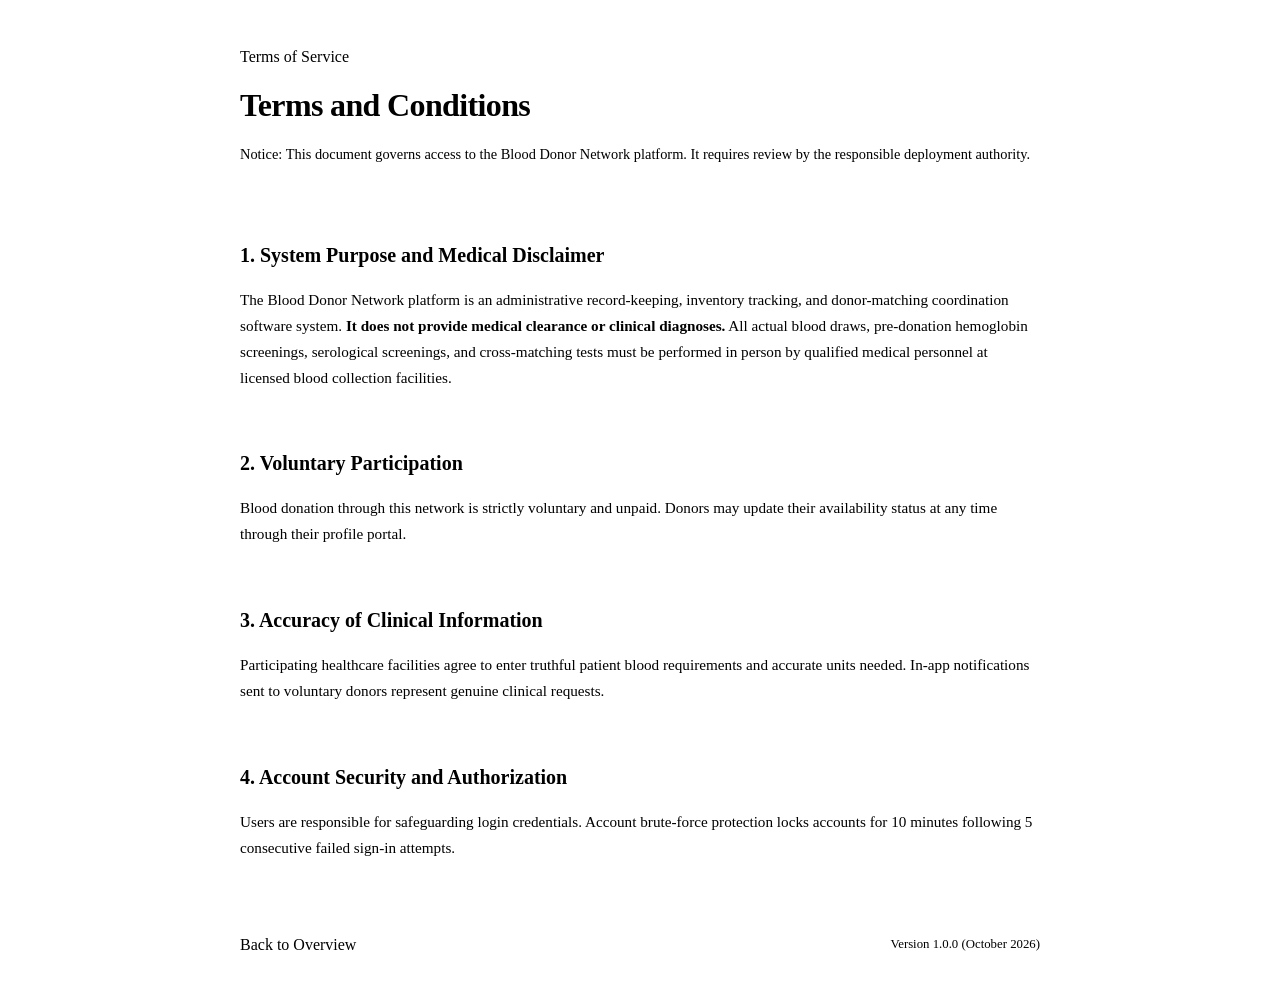
<file: BloodDonorNetwork-Web/src/main/resources/templates/public/terms.html>
<!DOCTYPE html>
<html lang="en" xmlns:th="http://www.thymeleaf.org">
<head th:replace="~{fragments/layout :: head(${pageTitle})}"></head>
<body>

    <!-- Header Navigation -->
    <header th:replace="~{fragments/layout :: navbar}"></header>

    <main class="section">
        <div style="max-width: 800px; margin: 0 auto; background: var(--bg-card); border: 1px solid var(--border-color); border-radius: var(--radius-md); padding: 2.5rem; box-shadow: var(--shadow-sm);">
            <div style="border-bottom: 1px solid var(--border-color); padding-bottom: 1.25rem; margin-bottom: 1.5rem;">
                <span class="section-tag">Terms of Service</span>
                <h1 style="font-size: 2rem; font-weight: 800; color: var(--navy-dark); letter-spacing: -0.02em;">
                    Terms and Conditions
                </h1>
                <p style="color: var(--slate-muted); font-size: 0.9rem; margin-top: 0.25rem;">
                    Notice: This document governs access to the Blood Donor Network platform. It requires review by the responsible deployment authority.
                </p>
            </div>

            <div style="font-size: 0.95rem; color: var(--slate-body); line-height: 1.7; display: flex; flex-direction: column; gap: 1.5rem;">
                <section>
                    <h2 style="font-size: 1.25rem; font-weight: 700; color: var(--navy-dark); margin-bottom: 0.5rem;">
                        1. System Purpose and Medical Disclaimer
                    </h2>
                    <p>
                        The Blood Donor Network platform is an administrative record-keeping, inventory tracking, and donor-matching coordination software system. <strong>It does not provide medical clearance or clinical diagnoses.</strong> All actual blood draws, pre-donation hemoglobin screenings, serological screenings, and cross-matching tests must be performed in person by qualified medical personnel at licensed blood collection facilities.
                    </p>
                </section>

                <section>
                    <h2 style="font-size: 1.25rem; font-weight: 700; color: var(--navy-dark); margin-bottom: 0.5rem;">
                        2. Voluntary Participation
                    </h2>
                    <p>
                        Blood donation through this network is strictly voluntary and unpaid. Donors may update their availability status at any time through their profile portal.
                    </p>
                </section>

                <section>
                    <h2 style="font-size: 1.25rem; font-weight: 700; color: var(--navy-dark); margin-bottom: 0.5rem;">
                        3. Accuracy of Clinical Information
                    </h2>
                    <p>
                        Participating healthcare facilities agree to enter truthful patient blood requirements and accurate units needed. In-app notifications sent to voluntary donors represent genuine clinical requests.
                    </p>
                </section>

                <section>
                    <h2 style="font-size: 1.25rem; font-weight: 700; color: var(--navy-dark); margin-bottom: 0.5rem;">
                        4. Account Security and Authorization
                    </h2>
                    <p>
                        Users are responsible for safeguarding login credentials. Account brute-force protection locks accounts for 10 minutes following 5 consecutive failed sign-in attempts.
                    </p>
                </section>
            </div>

            <div style="margin-top: 2.5rem; border-top: 1px solid var(--border-color); padding-top: 1.25rem; display: flex; justify-content: space-between; align-items: center;">
                <a th:href="@{/}" class="btn btn-secondary btn-sm">
                    <i data-lucide="arrow-left" style="width: 14px; height: 14px;"></i>
                    <span>Back to Overview</span>
                </a>
                <span style="font-size: 0.8rem; color: var(--slate-muted);">Version 1.0.0 (October 2026)</span>
            </div>
        </div>
    </main>

    <!-- Footer -->
    <footer th:replace="~{fragments/layout :: footer}"></footer>

    <!-- Scripts -->
    <div th:replace="~{fragments/layout :: scripts}"></div>

</body>
</html>
</file>
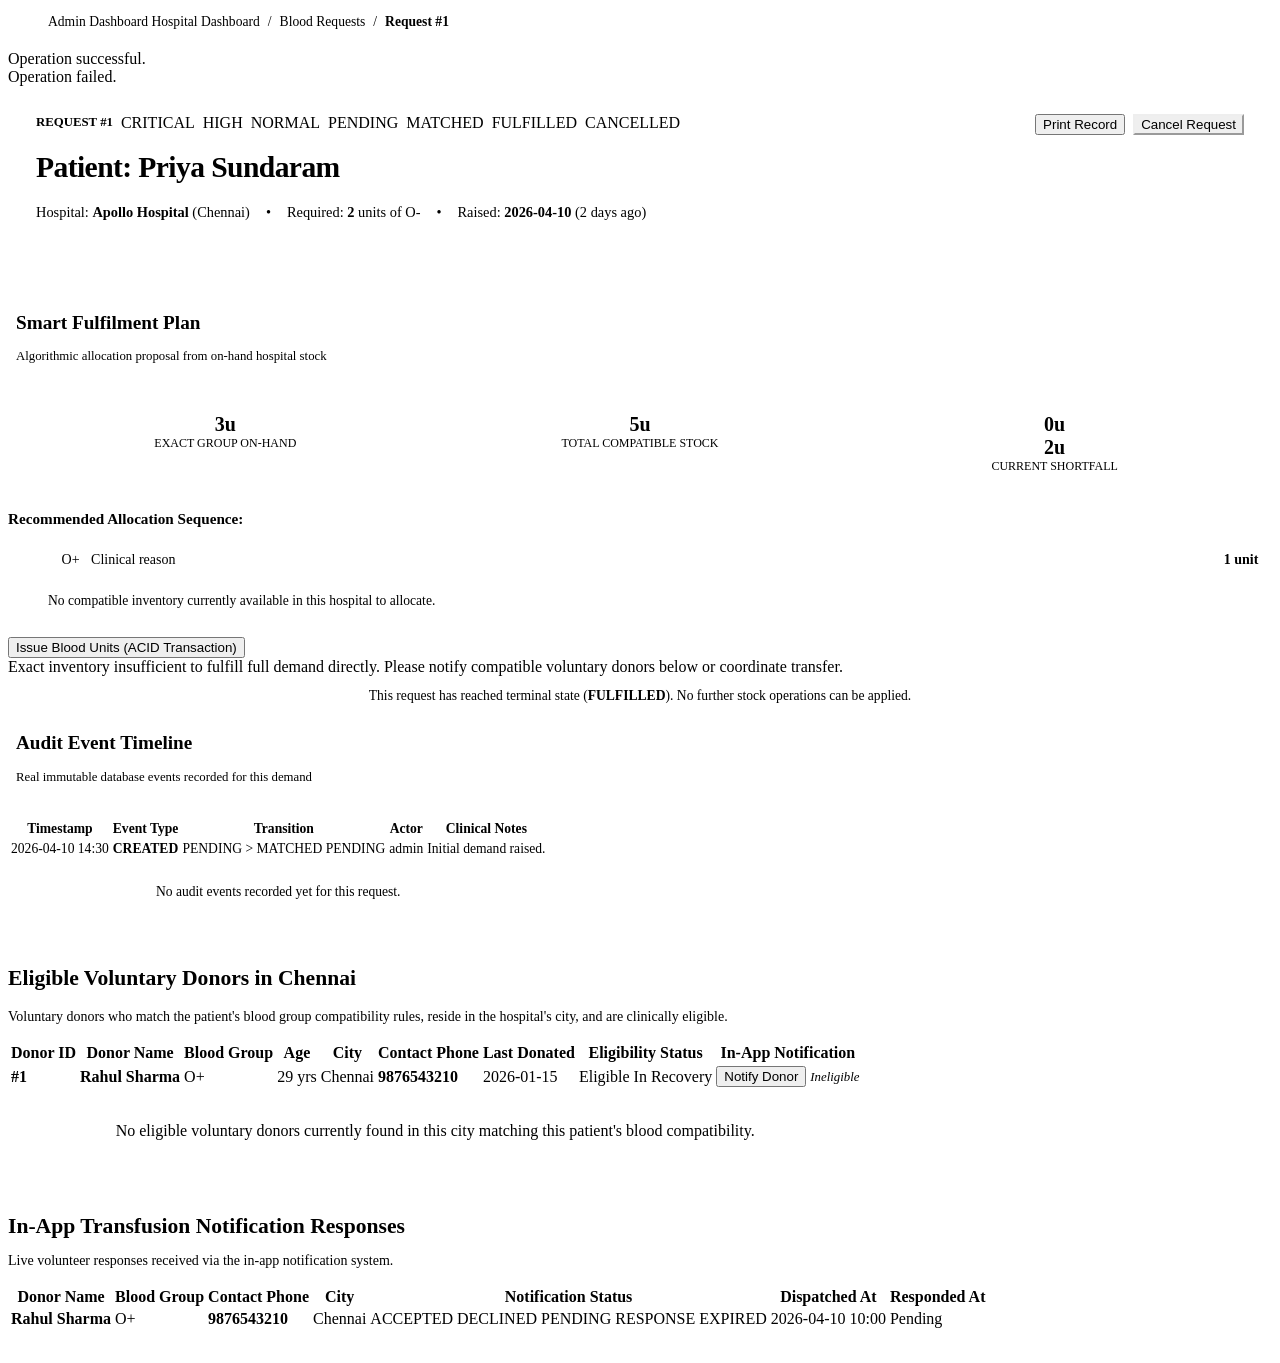
<file: BloodDonorNetwork-Web/src/main/resources/templates/request/detail.html>
<!DOCTYPE html>
<html lang="en" xmlns:th="http://www.thymeleaf.org">
<head th:replace="~{fragments/layout :: head(${pageTitle})}"></head>
<body>

    <!-- Authenticated Navigation Bar -->
    <header th:replace="~{fragments/layout :: dashNavbar(${username}, ${role})}"></header>

    <main class="section">
        <!-- Breadcrumb Navigation -->
        <nav aria-label="Breadcrumb" style="margin-bottom: 1.25rem;">
            <ol style="display: flex; gap: 0.5rem; list-style: none; font-size: 0.85rem; color: var(--slate-muted); align-items: center;">
                <li>
                    <a th:if="${role == 'ADMIN'}" th:href="@{/admin/dashboard}" style="color: var(--slate-muted);">Admin Dashboard</a>
                    <a th:if="${role == 'REQUESTER'}" th:href="@{/hospital/dashboard}" style="color: var(--slate-muted);">Hospital Dashboard</a>
                </li>
                <li>/</li>
                <li><span>Blood Requests</span></li>
                <li>/</li>
                <li style="font-weight: 700; color: var(--navy-dark);" th:text="'Request #' + ${request.requestId}">Request #1</li>
            </ol>
        </nav>

        <!-- Status Alerts -->
        <div th:if="${successMessage}" class="alert alert-success">
            <i data-lucide="check-circle" style="width: 18px; height: 18px; flex-shrink: 0;"></i>
            <span th:text="${successMessage}">Operation successful.</span>
        </div>
        <div th:if="${errorMessage}" class="alert alert-danger">
            <i data-lucide="alert-circle" style="width: 18px; height: 18px; flex-shrink: 0;"></i>
            <span th:text="${errorMessage}">Operation failed.</span>
        </div>

        <!-- Request Header Banner -->
        <div style="background: var(--bg-card); border: 1px solid var(--border-color); border-radius: var(--radius-md); padding: 1.75rem; margin-bottom: 2rem; box-shadow: var(--shadow-sm); display: flex; justify-content: space-between; align-items: flex-start; flex-wrap: wrap; gap: 1rem;">
            <div>
                <div style="display: flex; align-items: center; gap: 0.5rem; margin-bottom: 0.4rem;">
                    <span style="font-size: 0.8rem; font-weight: 700; text-transform: uppercase; color: var(--slate-muted);" th:text="'Request #' + ${request.requestId}">Request #1</span>
                    <span th:if="${request.urgency.name() == 'CRITICAL'}" class="badge badge-critical">CRITICAL</span>
                    <span th:if="${request.urgency.name() == 'HIGH'}" class="badge badge-high">HIGH</span>
                    <span th:if="${request.urgency.name() == 'NORMAL'}" class="badge badge-normal">NORMAL</span>
                    <span th:if="${request.status.name() == 'PENDING'}" class="badge badge-pending">PENDING</span>
                    <span th:if="${request.status.name() == 'MATCHED'}" class="badge badge-matched">MATCHED</span>
                    <span th:if="${request.status.name() == 'FULFILLED'}" class="badge badge-fulfilled">FULFILLED</span>
                    <span th:if="${request.status.name() == 'CANCELLED'}" class="badge badge-cancelled">CANCELLED</span>
                </div>
                <h1 style="font-size: 1.85rem; font-weight: 800; color: var(--navy-dark); letter-spacing: -0.02em;">
                    Patient: <span th:text="${request.patientName}">Priya Sundaram</span>
                </h1>
                <p style="color: var(--slate-muted); font-size: 0.9rem; margin-top: 0.35rem; display: flex; gap: 1rem; flex-wrap: wrap;">
                    <span>Hospital: <strong style="color: var(--navy-dark);" th:text="${hospital.name}">Apollo Hospital</strong> (<span th:text="${hospital.city}">Chennai</span>)</span>
                    <span>&bull;</span>
                    <span>Required: <strong th:text="${request.unitsNeeded}">2</strong> units of <span class="bg-badge" th:text="${request.bloodGroup}">O-</span></span>
                    <span>&bull;</span>
                    <span>Raised: <strong th:text="${request.requestDate}">2026-04-10</strong> (<span th:text="${daysWaiting}">2</span> days ago)</span>
                </p>
            </div>

            <div style="display: flex; gap: 0.5rem; align-items: center;">
                <button type="button" onclick="window.print()" class="btn btn-secondary btn-sm" title="Print Request Assessment">
                    <i data-lucide="printer" style="width: 14px; height: 14px;"></i>
                    <span>Print Record</span>
                </button>
                <form th:if="${request.status.name() == 'PENDING' or request.status.name() == 'MATCHED'}"
                      th:action="@{/request/{id}/cancel(id=${request.requestId})}" method="post"
                      onsubmit="return confirm('Confirm cancellation of request #' + [[${request.requestId}]] + '?');">
                    <input type="hidden" name="_csrf" th:value="${_csrf}">
                    <input type="hidden" name="reason" value="Cancelled from request detail console.">
                    <button type="submit" class="btn btn-secondary btn-sm" style="color: var(--danger); border-color: var(--danger);">
                        <i data-lucide="x" style="width: 14px; height: 14px;"></i>
                        <span>Cancel Request</span>
                    </button>
                </form>
            </div>
        </div>

        <!-- 2-Column: Left (Smart Allocation & Fulfilment) + Right (Audit Event History) -->
        <div class="grid-2" style="margin-bottom: 2.5rem; align-items: start;">
            <!-- Smart Allocation Proposal -->
            <div class="card">
                <div style="display: flex; align-items: center; gap: 0.5rem; margin-bottom: 1.25rem;">
                    <div class="card-icon" style="margin-bottom: 0;">
                        <i data-lucide="git-merge"></i>
                    </div>
                    <div>
                        <h2 style="font-size: 1.2rem; font-weight: 700; color: var(--navy-dark);">Smart Fulfilment Plan</h2>
                        <p style="font-size: 0.8rem; color: var(--slate-muted);">Algorithmic allocation proposal from on-hand hospital stock</p>
                    </div>
                </div>

                <div style="background: var(--slate-light); border: 1px solid var(--border-color); border-radius: var(--radius-sm); padding: 1rem; margin-bottom: 1.25rem;">
                    <div style="display: grid; grid-template-columns: repeat(3, 1fr); gap: 0.75rem; text-align: center;">
                        <div>
                            <div style="font-size: 1.25rem; font-weight: 800; color: var(--navy-dark);" th:text="${plan.exactAvailable} + 'u'">3u</div>
                            <div style="font-size: 0.75rem; color: var(--slate-muted); text-transform: uppercase;">Exact Group On-Hand</div>
                        </div>
                        <div>
                            <div style="font-size: 1.25rem; font-weight: 800; color: var(--info);" th:text="${plan.compatibleAvailable} + 'u'">5u</div>
                            <div style="font-size: 0.75rem; color: var(--slate-muted); text-transform: uppercase;">Total Compatible Stock</div>
                        </div>
                        <div>
                            <div th:if="${plan.shortfall == 0}" style="font-size: 1.25rem; font-weight: 800; color: var(--success);">0u</div>
                            <div th:unless="${plan.shortfall == 0}" style="font-size: 1.25rem; font-weight: 800; color: var(--danger);" th:text="${plan.shortfall} + 'u'">2u</div>
                            <div style="font-size: 0.75rem; color: var(--slate-muted); text-transform: uppercase;">Current Shortfall</div>
                        </div>
                    </div>
                </div>

                <div style="margin-bottom: 1.25rem;">
                    <h3 style="font-size: 0.95rem; font-weight: 700; color: var(--navy-dark); margin-bottom: 0.5rem;">
                        Recommended Allocation Sequence:
                    </h3>
                    <ul style="list-style: none; display: flex; flex-direction: column; gap: 0.5rem; font-size: 0.875rem;">
                        <li th:each="alloc : ${plan.plannedAllocations}" style="padding: 0.6rem 0.85rem; background: var(--bg-card); border: 1px solid var(--border-color); border-radius: var(--radius-sm); display: flex; justify-content: space-between; align-items: center;">
                            <div>
                                <span class="bg-badge" th:text="${alloc.bloodGroup}">O+</span>
                                <span style="margin-left: 0.5rem; color: var(--slate-body);" th:text="${alloc.clinicalReason}">Clinical reason</span>
                            </div>
                            <strong style="color: var(--primary);" th:text="${alloc.unitsProposed} + ' unit(s)'">1 unit</strong>
                        </li>
                        <li th:if="${#lists.isEmpty(plan.plannedAllocations)}" style="color: var(--danger); font-size: 0.85rem; padding: 0.5rem 0;">
                            No compatible inventory currently available in this hospital to allocate.
                        </li>
                    </ul>
                </div>

                <!-- Transactional Issuance Action -->
                <div th:if="${request.status.name() == 'PENDING' or request.status.name() == 'MATCHED'}">
                    <form th:if="${plan.exactAvailable >= request.unitsNeeded}"
                          th:action="@{/request/{id}/issue(id=${request.requestId})}" method="post"
                          onsubmit="return confirm('Confirm ACID blood issuance for request #' + [[${request.requestId}]] + '? This will deduct inventory and mark the demand FULFILLED.');">
                        <input type="hidden" name="_csrf" th:value="${_csrf}">
                        <button type="submit" class="btn btn-primary btn-block">
                            <i data-lucide="zap" style="width: 16px; height: 16px;"></i>
                            <span>Issue Blood Units (ACID Transaction)</span>
                        </button>
                    </form>

                    <div th:unless="${plan.exactAvailable >= request.unitsNeeded}" class="alert alert-danger" style="margin-bottom: 0;">
                        <i data-lucide="alert-triangle" style="width: 18px; height: 18px; flex-shrink: 0;"></i>
                        <span>Exact inventory insufficient to fulfill full demand directly. Please notify compatible voluntary donors below or coordinate transfer.</span>
                    </div>
                </div>

                <div th:unless="${request.status.name() == 'PENDING' or request.status.name() == 'MATCHED'}" style="text-align: center; padding: 0.75rem; background: var(--slate-light); border-radius: var(--radius-sm); font-size: 0.85rem; color: var(--slate-muted);">
                    This request has reached terminal state (<strong th:text="${request.status}">FULFILLED</strong>). No further stock operations can be applied.
                </div>
            </div>

            <!-- Real Event Audit Log -->
            <div class="card">
                <div style="display: flex; align-items: center; gap: 0.5rem; margin-bottom: 1.25rem;">
                    <div class="card-icon" style="margin-bottom: 0;">
                        <i data-lucide="history"></i>
                    </div>
                    <div>
                        <h2 style="font-size: 1.2rem; font-weight: 700; color: var(--navy-dark);">Audit Event Timeline</h2>
                        <p style="font-size: 0.8rem; color: var(--slate-muted);">Real immutable database events recorded for this demand</p>
                    </div>
                </div>

                <div class="table-responsive">
                    <table class="data-table" style="font-size: 0.85rem;">
                        <thead>
                            <tr>
                                <th>Timestamp</th>
                                <th>Event Type</th>
                                <th>Transition</th>
                                <th>Actor</th>
                                <th>Clinical Notes</th>
                            </tr>
                        </thead>
                        <tbody>
                            <tr th:each="ev : ${events}">
                                <td style="white-space: nowrap; color: var(--slate-muted);" th:text="${#temporals.format(ev.createdAt, 'yyyy-MM-dd HH:mm')}">2026-04-10 14:30</td>
                                <td><strong style="color: var(--navy-dark);" th:text="${ev.eventType}">CREATED</strong></td>
                                <td style="white-space: nowrap;">
                                    <span th:if="${ev.fromStatus != null}" th:text="${ev.fromStatus} + ' > ' + ${ev.toStatus}">PENDING > MATCHED</span>
                                    <span th:unless="${ev.fromStatus != null}" th:text="${ev.toStatus}">PENDING</span>
                                </td>
                                <td th:text="${ev.actorUsername != null ? ev.actorUsername : 'System'}">admin</td>
                                <td th:text="${ev.note}" style="max-width: 250px;">Initial demand raised.</td>
                            </tr>
                            <tr th:if="${#lists.isEmpty(events)}">
                                <td colspan="5" style="text-align: center; color: var(--slate-muted); padding: 1.5rem;">
                                    No audit events recorded yet for this request.
                                </td>
                            </tr>
                        </tbody>
                    </table>
                </div>
            </div>
        </div>

        <!-- Section: Matched Voluntary Donors in this City -->
        <div style="margin-bottom: 2.5rem;">
            <div style="margin-bottom: 1rem;">
                <h2 style="font-size: 1.35rem; font-weight: 800; color: var(--navy-dark);">
                    Eligible Voluntary Donors in <span th:text="${hospital.city}">Chennai</span>
                </h2>
                <p style="font-size: 0.875rem; color: var(--slate-muted);">
                    Voluntary donors who match the patient's blood group compatibility rules, reside in the hospital's city, and are clinically eligible.
                </p>
            </div>

            <div class="table-responsive">
                <table class="data-table">
                    <thead>
                        <tr>
                            <th>Donor ID</th>
                            <th>Donor Name</th>
                            <th>Blood Group</th>
                            <th>Age</th>
                            <th>City</th>
                            <th>Contact Phone</th>
                            <th>Last Donated</th>
                            <th>Eligibility Status</th>
                            <th>In-App Notification</th>
                        </tr>
                    </thead>
                    <tbody>
                        <tr th:each="d : ${matchedDonors}">
                            <td style="font-weight: 700; color: var(--slate-muted);" th:text="'#' + ${d.donorId}">#1</td>
                            <td style="font-weight: 700; color: var(--navy-dark);" th:text="${d.name}">Rahul Sharma</td>
                            <td><span class="bg-badge" th:text="${d.bloodGroup}">O+</span></td>
                            <td th:text="${d.age} + ' yrs'">29 yrs</td>
                            <td th:text="${d.city}">Chennai</td>
                            <td>
                                <a th:href="'tel:' + ${d.phone}" style="color: var(--primary); font-weight: 600;" th:text="${d.phone}">9876543210</a>
                            </td>
                            <td th:text="${d.lastDonationDate != null ? d.lastDonationDate : 'Never Donated'}">2026-01-15</td>
                            <td>
                                <span th:if="${d.isEligible(90)}" class="badge badge-eligible">Eligible</span>
                                <span th:unless="${d.isEligible(90)}" class="badge badge-recovery">In Recovery</span>
                            </td>
                            <td>
                                <form th:if="${(request.status.name() == 'PENDING' or request.status.name() == 'MATCHED') and d.isEligible(90)}"
                                      th:action="@{/request/{id}/notify-donor(id=${request.requestId})}" method="post" style="display: inline;">
                                    <input type="hidden" name="_csrf" th:value="${_csrf}">
                                    <input type="hidden" name="donorId" th:value="${d.donorId}">
                                    <button type="submit" class="btn btn-outline-primary btn-sm">
                                        <i data-lucide="bell" style="width: 13px; height: 13px;"></i>
                                        <span>Notify Donor</span>
                                    </button>
                                </form>
                                <span th:unless="${(request.status.name() == 'PENDING' or request.status.name() == 'MATCHED') and d.isEligible(90)}"
                                      style="color: var(--slate-muted); font-size: 0.8rem; font-style: italic;">
                                    Ineligible
                                </span>
                            </td>
                        </tr>
                        <tr th:if="${#lists.isEmpty(matchedDonors)}">
                            <td colspan="9" style="text-align: center; color: var(--slate-muted); padding: 2rem;">
                                No eligible voluntary donors currently found in this city matching this patient's blood compatibility.
                            </td>
                        </tr>
                    </tbody>
                </table>
            </div>
        </div>

        <!-- Section: Notification Responses Breakdown -->
        <div th:if="${responseSummary.totalSent > 0}" style="margin-bottom: 2rem;">
            <h2 style="font-size: 1.35rem; font-weight: 800; color: var(--navy-dark); margin-bottom: 0.35rem;">
                In-App Transfusion Notification Responses
            </h2>
            <p style="font-size: 0.875rem; color: var(--slate-muted); margin-bottom: 1rem;">
                Live volunteer responses received via the in-app notification system.
            </p>

            <div class="table-responsive">
                <table class="data-table">
                    <thead>
                        <tr>
                            <th>Donor Name</th>
                            <th>Blood Group</th>
                            <th>Contact Phone</th>
                            <th>City</th>
                            <th>Notification Status</th>
                            <th>Dispatched At</th>
                            <th>Responded At</th>
                        </tr>
                    </thead>
                    <tbody>
                        <tr th:each="r : ${responseSummary.responses}">
                            <td style="font-weight: 700; color: var(--navy-dark);" th:text="${r.donor_name}">Rahul Sharma</td>
                            <td><span class="bg-badge" th:text="${r.blood_group}">O+</span></td>
                            <td>
                                <a th:href="'tel:' + ${r.phone}" style="color: var(--primary); font-weight: 600;" th:text="${r.phone}">9876543210</a>
                            </td>
                            <td th:text="${r.city}">Chennai</td>
                            <td>
                                <span th:if="${r.status == 'ACCEPTED'}" class="badge badge-fulfilled">ACCEPTED</span>
                                <span th:if="${r.status == 'DECLINED'}" class="badge badge-critical">DECLINED</span>
                                <span th:if="${r.status == 'SENT'}" class="badge badge-pending">PENDING RESPONSE</span>
                                <span th:if="${r.status == 'EXPIRED'}" class="badge badge-cancelled">EXPIRED</span>
                            </td>
                            <td th:text="${r.created_at}">2026-04-10 10:00</td>
                            <td th:text="${r.responded_at != null ? r.responded_at : 'Pending'}">Pending</td>
                        </tr>
                    </tbody>
                </table>
            </div>
        </div>
    </main>

    <!-- Footer -->
    <footer th:replace="~{fragments/layout :: footer}"></footer>

    <!-- Scripts -->
    <div th:replace="~{fragments/layout :: scripts}"></div>

</body>
</html>
</file>
